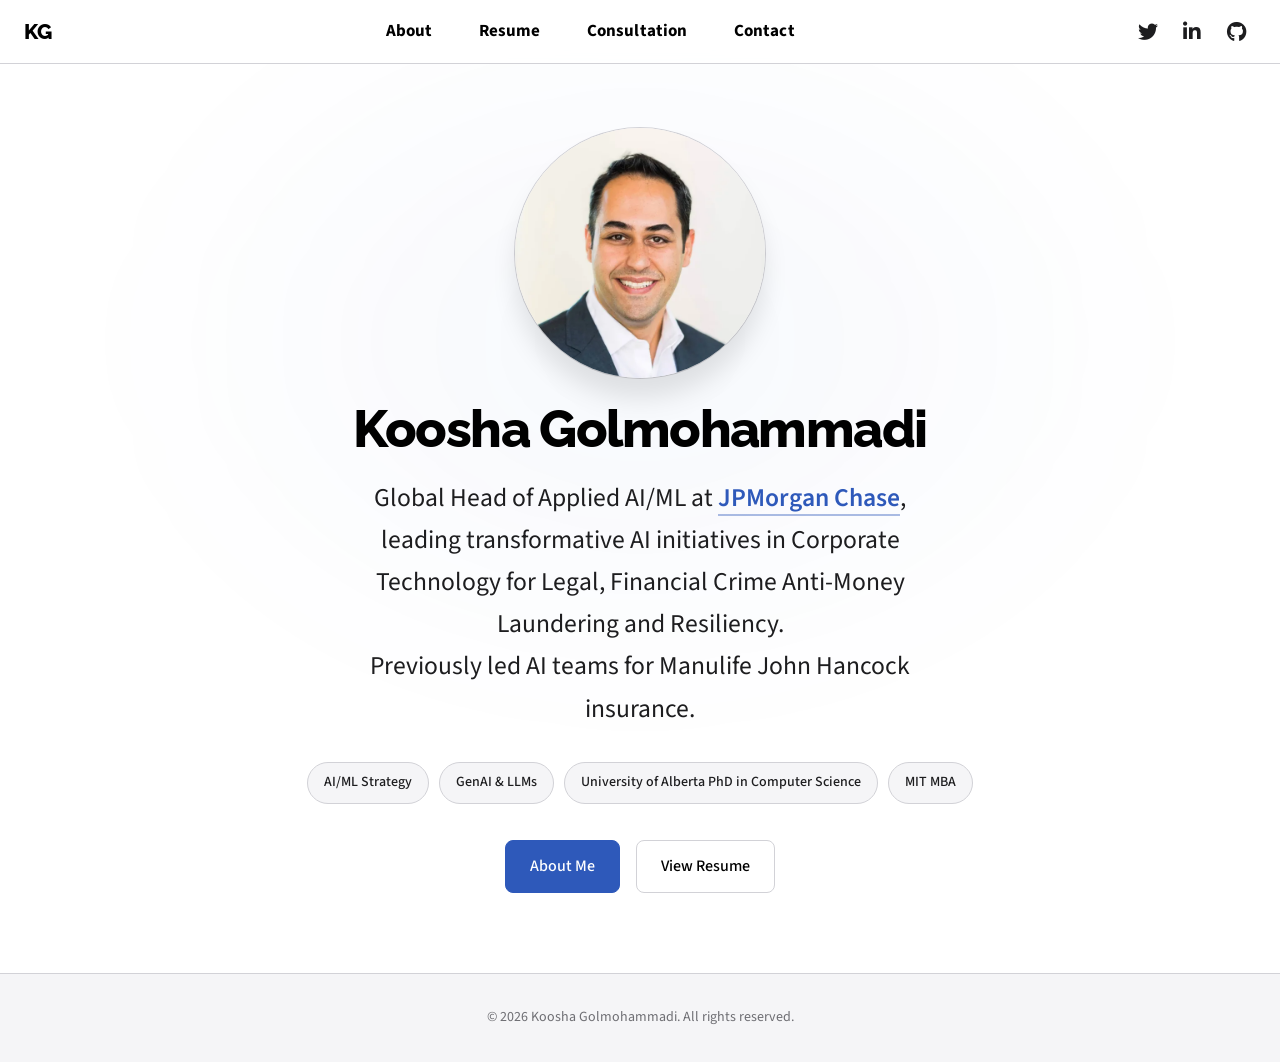
<file: index.html>
<!DOCTYPE html>
<html lang="en">
<head>
    <meta charset="UTF-8">
    <meta name="viewport" content="width=device-width, initial-scale=1.0">
    <meta name="description" content="Koosha Golmohammadi - Global Head of Applied AI/ML at JPMorgan Chase. Expert in strategic AI/ML implementation, GenAI, and organizational transformation.">
    <meta name="keywords" content="AI, Machine Learning, Data Science, Analytics, Leadership, AI Strategy, GenAI">
    <meta name="author" content="Koosha Golmohammadi">

    <title>Koosha Golmohammadi</title>
    <link rel="icon" href="/favicon.ico" sizes="16x16 32x32 48x48">
    <link rel="icon" href="/favicon.svg" type="image/svg+xml" sizes="any">
    <link rel="apple-touch-icon" href="/apple-touch-icon.png" sizes="180x180">


    <!-- Font Awesome for Icons -->
    <link rel="stylesheet" href="https://cdnjs.cloudflare.com/ajax/libs/font-awesome/6.5.1/css/all.min.css">

    <!-- Stylesheets -->
    <link rel="stylesheet" href="css/main.css">
</head>
<body>
    <!-- Header & Navigation -->
    <header class="site-header">
        <a href="index.html" class="site-logo">
            <span class="logo-text">KG</span>
        </a>

        <nav class="nav-links">
            <a href="about.html" class="nav-link">About</a>
            <a href="resume.html" class="nav-link">Resume</a>
            <a href="consultation.html" class="nav-link">Consultation</a>
            <a href="contact.html" class="nav-link">Contact</a>
        </nav>

        <div class="nav-actions">
            <div class="nav-social">
                <a href="https://twitter.com/kooshag" target="_blank" rel="noopener" class="nav-social-link" aria-label="Twitter"><i class="fab fa-twitter"></i></a>
                <a href="https://www.linkedin.com/in/kooshag/" target="_blank" rel="noopener" class="nav-social-link" aria-label="LinkedIn"><i class="fab fa-linkedin-in"></i></a>
                <a href="https://github.com/koosha" target="_blank" rel="noopener" class="nav-social-link" aria-label="GitHub"><i class="fab fa-github"></i></a>
            </div>
            <div class="hamburger-container">
                <button
                    type="button"
                    id="hamburger-button"
                    class="hamburger-button"
                    aria-label="Open navigation menu"
                    aria-expanded="false"
                    aria-controls="mobile-nav-menu">
                    <span id="hamburger-icon" class="hamburger-icon">
                        <span></span>
                        <span></span>
                        <span></span>
                    </span>
                </button>
            </div>
        </div>
    </header>

    <!-- Slide Menu Overlay -->
    <div id="slide-menu-overlay" class="slide-menu-overlay" aria-hidden="true"></div>

    <!-- Slide Menu Panel -->
    <div
        id="mobile-nav-menu"
        class="slide-menu"
        role="dialog"
        aria-modal="true"
        aria-label="Navigation menu"
        aria-hidden="true">
        <ul class="hamburger-ul">
            <li class="index-li">
                <a href="index.html">
                    <h3>Koosha Golmohammadi</h3>
                </a>
            </li>
            <li>
                <a href="about.html">
                    <h3>About</h3>
                </a>
            </li>
            <li>
                <a href="resume.html">
                    <h3>Resume</h3>
                </a>
            </li>
            <li>
                <a href="consultation.html">
                    <h3>Consultation</h3>
                </a>
            </li>
            <li>
                <a href="contact.html">
                    <h3>Contact</h3>
                </a>
            </li>
        </ul>
    </div>

    <!-- Hero Section -->
    <section class="hero">
        <div class="hero-content">
            <div class="hero-avatar">
                <img src="images/koosha-golmohammadi-headshot.webp" alt="Koosha Golmohammadi" width="600" height="600" fetchpriority="high" decoding="async">
            </div>

            <h1 class="hero-title">
                <span class="hero-name">Koosha Golmohammadi</span>
            </h1>

            <p class="hero-tagline">
                Global Head of Applied AI/ML at <a href="https://www.jpmorganchase.com/about/technology" class="hero-highlight">JPMorgan Chase</a>, leading transformative AI initiatives in Corporate Technology for Legal, Financial Crime Anti-Money Laundering and Resiliency. <br>Previously led AI teams for Manulife John Hancock insurance.
            </p>

            <div class="hero-chips">
                <span class="hero-chip">AI/ML Strategy</span>
                <span class="hero-chip">GenAI & LLMs</span>
                <span class="hero-chip">University of Alberta PhD in Computer Science</span>
                <span class="hero-chip">MIT MBA</span>
            </div>

            <div class="hero-cta">
                <a href="about.html" class="button button-primary">About Me</a>
                <a href="resume.html" class="button button-secondary">View Resume</a>
            </div>
        </div>

        <div class="hero-bg" aria-hidden="true">
            <div class="hero-gradient"></div>
        </div>
    </section>

    <!-- Footer -->
    <footer class="footer">
        <div class="container">
            <p class="footer__text">
                &copy; 2026 Koosha Golmohammadi. All rights reserved.
            </p>
        </div>
    </footer>

    <!-- Navigation Script -->
    <script src="js/navigation.js"></script>
</body>
</html>
</file>
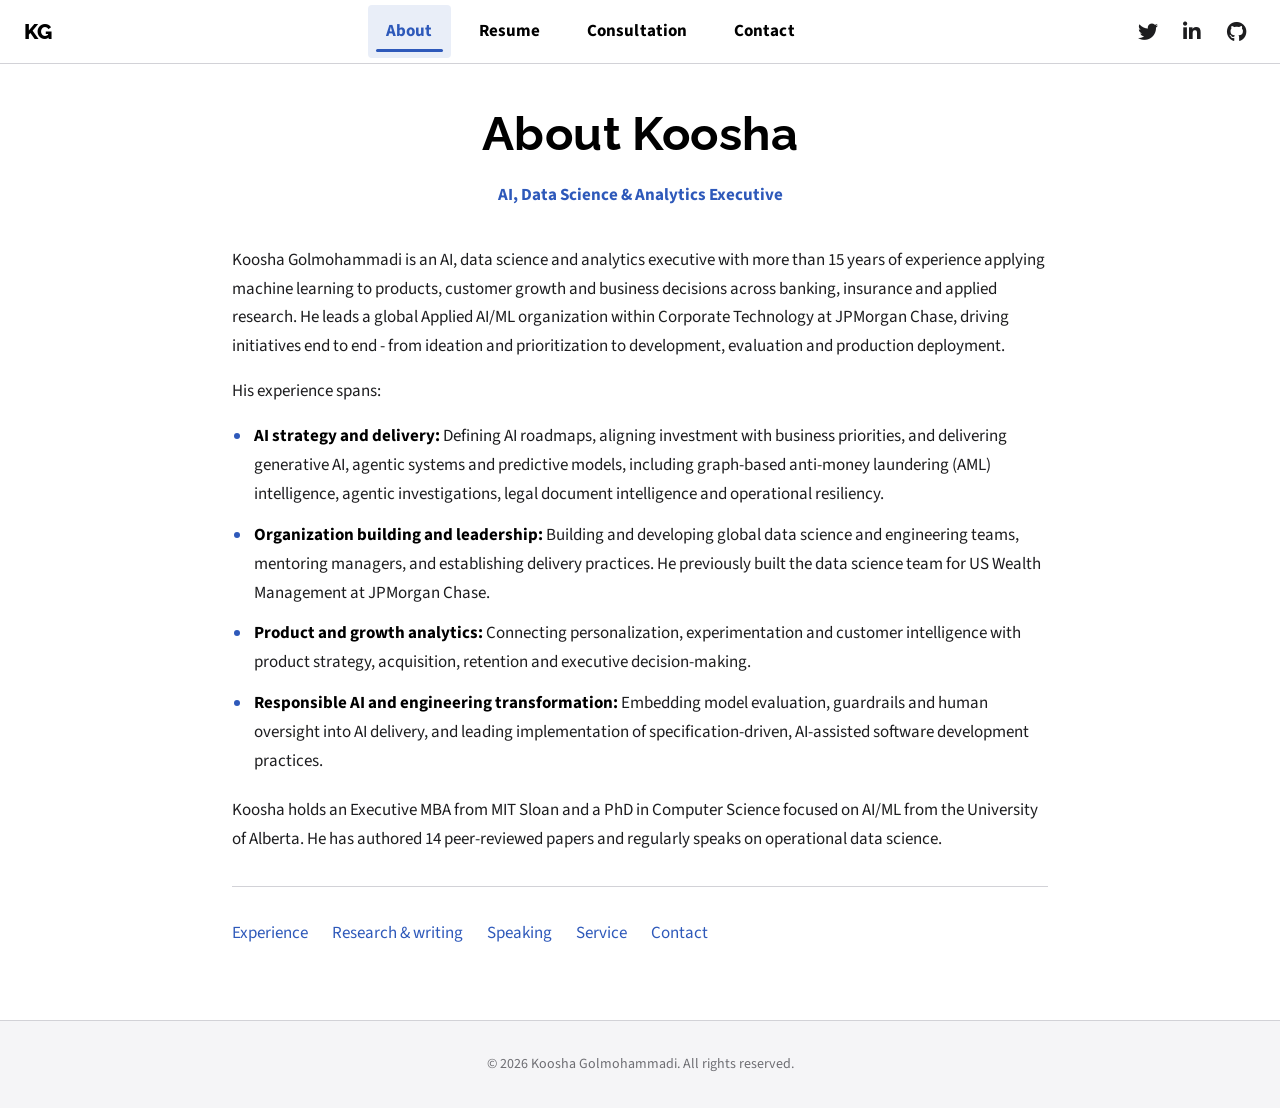
<file: about.html>
<!DOCTYPE html>
<html lang="en">
<head>
    <meta charset="UTF-8">
    <meta name="viewport" content="width=device-width, initial-scale=1.0">
    <meta name="description" content="Koosha Golmohammadi: enterprise AI leadership, product and growth analytics, organization building and responsible AI delivery across banking and insurance.">
    <meta name="author" content="Koosha Golmohammadi">
    <title>About | Koosha Golmohammadi</title>
    <link rel="icon" href="/favicon.ico" sizes="16x16 32x32 48x48">
    <link rel="icon" href="/favicon.svg" type="image/svg+xml" sizes="any">
    <link rel="apple-touch-icon" href="/apple-touch-icon.png" sizes="180x180">

    <link rel="canonical" href="https://kooshanet.com/about.html">
    <link rel="stylesheet" href="https://cdnjs.cloudflare.com/ajax/libs/font-awesome/6.5.1/css/all.min.css">
    <link rel="stylesheet" href="css/main.css">
    <link rel="stylesheet" href="css/profile.css">
</head>
<body class="profile-page">
    <a class="skip-link" href="#main-content">Skip to content</a>
    <!-- Header & Navigation -->
    <header class="site-header">
        <a href="index.html" class="site-logo">
            <span class="logo-text">KG</span>
        </a>

        <nav class="nav-links" aria-label="Main navigation">
            <a href="about.html" class="nav-link active" aria-current="page">About</a>
            <a href="resume.html" class="nav-link">Resume</a>
            <a href="consultation.html" class="nav-link">Consultation</a>
            <a href="contact.html" class="nav-link">Contact</a>
        </nav>

        <div class="nav-actions">
            <div class="nav-social">
                <a href="https://twitter.com/kooshag" target="_blank" rel="noopener" class="nav-social-link" aria-label="Twitter"><i class="fab fa-twitter"></i></a>
                <a href="https://www.linkedin.com/in/kooshag/" target="_blank" rel="noopener" class="nav-social-link" aria-label="LinkedIn"><i class="fab fa-linkedin-in"></i></a>
                <a href="https://github.com/koosha" target="_blank" rel="noopener" class="nav-social-link" aria-label="GitHub"><i class="fab fa-github"></i></a>
            </div>
            <div class="hamburger-container">
                <button
                    type="button"
                    id="hamburger-button"
                    class="hamburger-button"
                    aria-label="Open navigation menu"
                    aria-expanded="false"
                    aria-controls="mobile-nav-menu">
                    <span id="hamburger-icon" class="hamburger-icon">
                        <span></span>
                        <span></span>
                        <span></span>
                    </span>
                </button>
            </div>
        </div>
    </header>

    <!-- Slide Menu Overlay -->
    <div id="slide-menu-overlay" class="slide-menu-overlay" aria-hidden="true"></div>

    <!-- Slide Menu Panel -->
    <div
        id="mobile-nav-menu"
        class="slide-menu"
        role="dialog"
        aria-modal="true"
        aria-label="Navigation menu"
        aria-hidden="true">
        <ul class="hamburger-ul">
            <li class="index-li">
                <a href="index.html">
                    <h3>Koosha Golmohammadi</h3>
                </a>
            </li>
            <li>
                <a href="about.html">
                    <h3>About</h3>
                </a>
            </li>
            <li>
                <a href="resume.html">
                    <h3>Resume</h3>
                </a>
            </li>
            <li>
                <a href="consultation.html">
                    <h3>Consultation</h3>
                </a>
            </li>
            <li>
                <a href="contact.html">
                    <h3>Contact</h3>
                </a>
            </li>
        </ul>
    </div>

    <main id="main-content" class="profile-main profile-about">
        <header class="profile-heading"><h1>About Koosha</h1><p class="profile-positioning">AI, Data Science &amp; Analytics Executive</p></header>
<p>Koosha Golmohammadi is an AI, data science and analytics executive with more than 15 years of experience applying machine learning to products, customer growth and business decisions across banking, insurance and applied research. He leads a global Applied AI/ML organization within Corporate Technology at JPMorgan Chase, driving initiatives end to end - from ideation and prioritization to development, evaluation and production deployment.</p>
<p>His experience spans:</p>
<ul class="achievement-list">
<li><strong>AI strategy and delivery:</strong> Defining AI roadmaps, aligning investment with business priorities, and delivering generative AI, agentic systems and predictive models, including graph-based anti-money laundering (AML) intelligence, agentic investigations, legal document intelligence and operational resiliency.</li>
<li><strong>Organization building and leadership:</strong> Building and developing global data science and engineering teams, mentoring managers, and establishing delivery practices. He previously built the data science team for US Wealth Management at JPMorgan Chase.</li>
<li><strong>Product and growth analytics:</strong> Connecting personalization, experimentation and customer intelligence with product strategy, acquisition, retention and executive decision-making.</li>
<li><strong>Responsible AI and engineering transformation:</strong> Embedding model evaluation, guardrails and human oversight into AI delivery, and leading implementation of specification-driven, AI-assisted software development practices.</li>
</ul>
<p>Koosha holds an Executive MBA from MIT Sloan and a PhD in Computer Science focused on AI/ML from the University of Alberta. He has authored 14 peer-reviewed papers and regularly speaks on operational data science.</p>
        <nav class="profile-links" aria-label="Explore Koosha's work">
            <a href="resume.html#experience">Experience</a>
            <a href="resume.html#research">Research &amp; writing</a>
            <a href="resume.html#talks">Speaking</a>
            <a href="resume.html#service">Service</a>
            <a href="contact.html">Contact</a>
        </nav>
    </main>
    <!-- Footer -->
    <footer class="footer">
        <div class="container">
            <p class="footer__text">
                &copy; 2026 Koosha Golmohammadi. All rights reserved.
            </p>
        </div>
    </footer>

    <!-- Navigation Script -->
    <script src="js/navigation.js"></script>
</body>
</html>
</file>
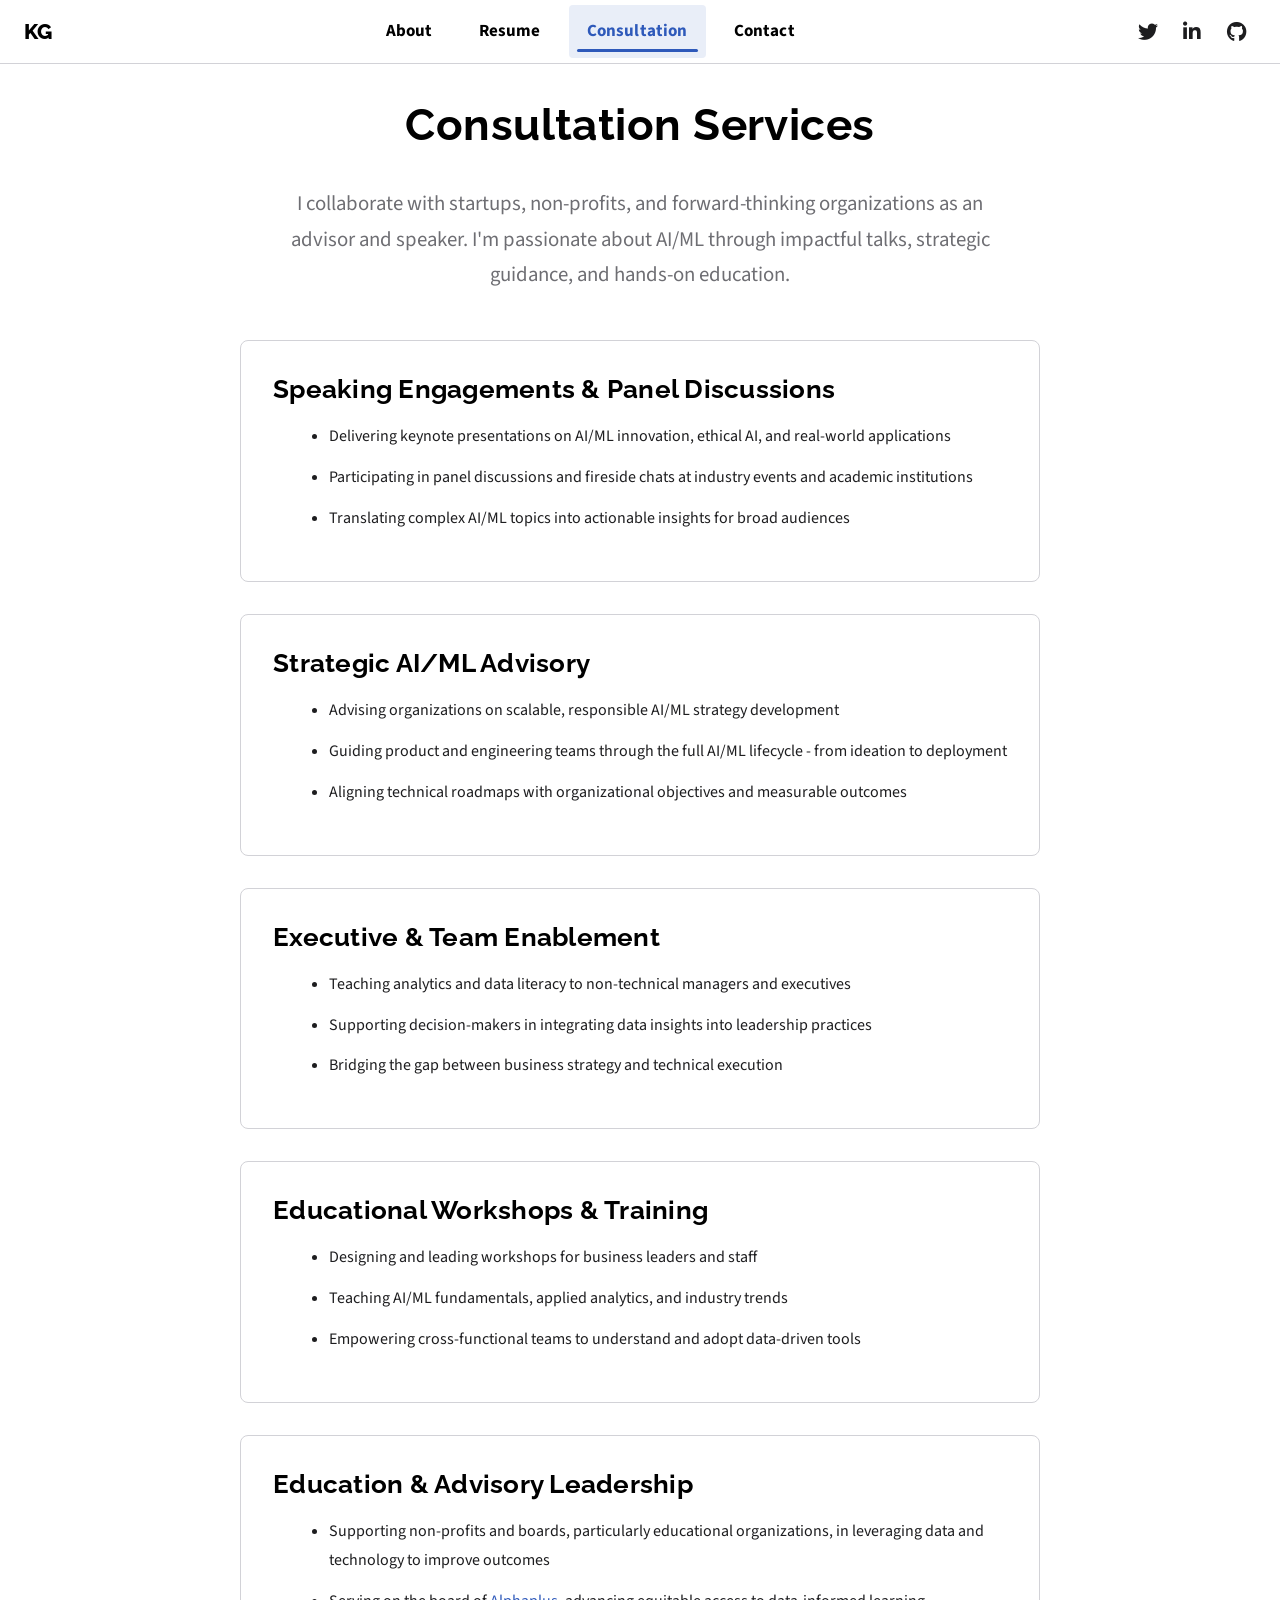
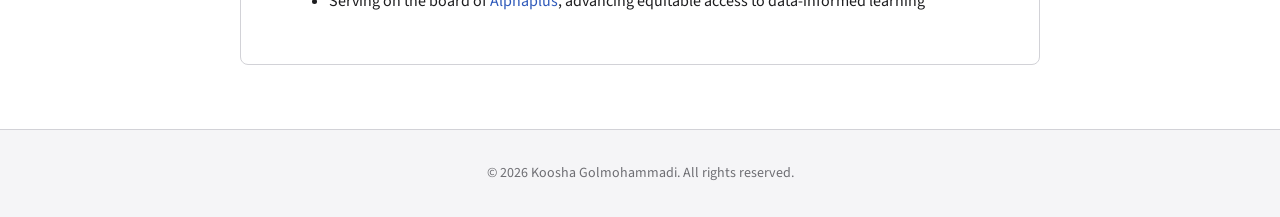
<file: consultation.html>
<!DOCTYPE html>
<html lang="en">
<head>
    <meta charset="UTF-8">
    <meta name="viewport" content="width=device-width, initial-scale=1.0">
    <meta name="description" content="Consultation services by Koosha Golmohammadi - Speaking engagements, AI/ML advisory, executive enablement, and workshops.">
    <meta name="keywords" content="AI Consulting, ML Advisory, Speaking Engagements, Workshops, Executive Training">
    <meta name="author" content="Koosha Golmohammadi">

    <title>Consultation | Koosha Golmohammadi</title>
    <link rel="icon" href="/favicon.ico" sizes="16x16 32x32 48x48">
    <link rel="icon" href="/favicon.svg" type="image/svg+xml" sizes="any">
    <link rel="apple-touch-icon" href="/apple-touch-icon.png" sizes="180x180">


    <!-- Font Awesome for Icons -->
    <link rel="stylesheet" href="https://cdnjs.cloudflare.com/ajax/libs/font-awesome/6.5.1/css/all.min.css">

    <!-- Stylesheets -->
    <link rel="stylesheet" href="css/main.css">

    <style>
        .services-grid {
            display: grid;
            gap: var(--space-xl);
            margin-top: var(--space-2xl);
        }

        .service-card {
            background-color: var(--color-bg);
            border: 1px solid var(--color-border);
            border-radius: var(--border-radius);
            padding: var(--space-xl);
            transition: all var(--duration-normal) var(--ease-out);
        }

        .service-card:hover {
            box-shadow: 0 10px 25px rgba(0, 0, 0, 0.1);
            border-color: var(--color-accent);
            transform: translateY(-4px);
        }

        .service-card h3 {
            color: var(--color-fg-bold);
            margin-bottom: var(--space-md);
        }

        .service-card ul {
            margin-left: var(--space-md);
        }

        .service-card li {
            margin-bottom: var(--space-sm);
            line-height: 1.8;
        }

        .highlight-box {
            background: linear-gradient(135deg, rgba(46, 89, 186, 0.05), rgba(80, 160, 250, 0.05));
            border-left: 4px solid var(--color-accent);
            padding: var(--space-xl);
            border-radius: var(--border-radius);
            margin: var(--space-2xl) 0;
        }
    </style>
</head>
<body>
    <!-- Header & Navigation -->
    <header class="site-header">
        <a href="index.html" class="site-logo">
            <span class="logo-text">KG</span>
        </a>

        <nav class="nav-links">
            <a href="about.html" class="nav-link">About</a>
            <a href="resume.html" class="nav-link">Resume</a>
            <a href="consultation.html" class="nav-link active">Consultation</a>
            <a href="contact.html" class="nav-link">Contact</a>
        </nav>

        <div class="nav-actions">
            <div class="nav-social">
                <a href="https://twitter.com/kooshag" target="_blank" rel="noopener" class="nav-social-link" aria-label="Twitter"><i class="fab fa-twitter"></i></a>
                <a href="https://www.linkedin.com/in/kooshag/" target="_blank" rel="noopener" class="nav-social-link" aria-label="LinkedIn"><i class="fab fa-linkedin-in"></i></a>
                <a href="https://github.com/koosha" target="_blank" rel="noopener" class="nav-social-link" aria-label="GitHub"><i class="fab fa-github"></i></a>
            </div>
            <div class="hamburger-container">
                <button
                    type="button"
                    id="hamburger-button"
                    class="hamburger-button"
                    aria-label="Open navigation menu"
                    aria-expanded="false"
                    aria-controls="mobile-nav-menu">
                    <span id="hamburger-icon" class="hamburger-icon">
                        <span></span>
                        <span></span>
                        <span></span>
                    </span>
                </button>
            </div>
        </div>
    </header>

    <!-- Slide Menu Overlay -->
    <div id="slide-menu-overlay" class="slide-menu-overlay" aria-hidden="true"></div>

    <!-- Slide Menu Panel -->
    <div
        id="mobile-nav-menu"
        class="slide-menu"
        role="dialog"
        aria-modal="true"
        aria-label="Navigation menu"
        aria-hidden="true">
        <ul class="hamburger-ul">
            <li class="index-li">
                <a href="index.html">
                    <h3>Koosha Golmohammadi</h3>
                </a>
            </li>
            <li>
                <a href="about.html">
                    <h3>About</h3>
                </a>
            </li>
            <li>
                <a href="resume.html">
                    <h3>Resume</h3>
                </a>
            </li>
            <li>
                <a href="consultation.html">
                    <h3>Consultation</h3>
                </a>
            </li>
            <li>
                <a href="contact.html">
                    <h3>Contact</h3>
                </a>
            </li>
        </ul>
    </div>

    <!-- Main Content -->
    <main style="padding-top: calc(var(--header-height) + 2rem); padding-bottom: var(--space-3xl);">
        <div class="container">
            <div class="content">
                <!-- Header -->
                <div class="text-center mb-xl">
                    <h1>Consultation Services</h1>
                    <p style="color: var(--color-fg-light); max-width: 700px; margin: var(--space-md) auto 0; font-size: var(--text-lg);">
                        I collaborate with startups, non-profits, and forward-thinking organizations as an advisor and speaker. I'm passionate about AI/ML through impactful talks, strategic guidance, and hands-on education.
                    </p>
                </div>

                <!-- Services Grid -->
                <div class="services-grid">
                    <!-- Speaking Engagements -->
                    <div class="service-card">
                        <h3>Speaking Engagements & Panel Discussions</h3>
                        <ul>
                            <li>Delivering keynote presentations on AI/ML innovation, ethical AI, and real-world applications</li>
                            <li>Participating in panel discussions and fireside chats at industry events and academic institutions</li>
                            <li>Translating complex AI/ML topics into actionable insights for broad audiences</li>
                        </ul>
                    </div>

                    <!-- Strategic Advisory -->
                    <div class="service-card">
                        <h3>Strategic AI/ML Advisory</h3>
                        <ul>
                            <li>Advising organizations on scalable, responsible AI/ML strategy development</li>
                            <li>Guiding product and engineering teams through the full AI/ML lifecycle - from ideation to deployment</li>
                            <li>Aligning technical roadmaps with organizational objectives and measurable outcomes</li>
                        </ul>
                    </div>

                    <!-- Executive Enablement -->
                    <div class="service-card">
                        <h3>Executive & Team Enablement</h3>
                        <ul>
                            <li>Teaching analytics and data literacy to non-technical managers and executives</li>
                            <li>Supporting decision-makers in integrating data insights into leadership practices</li>
                            <li>Bridging the gap between business strategy and technical execution</li>
                        </ul>
                    </div>

                    <!-- Educational Workshops -->
                    <div class="service-card">
                        <h3>Educational Workshops & Training</h3>
                        <ul>
                            <li>Designing and leading workshops for business leaders and staff</li>
                            <li>Teaching AI/ML fundamentals, applied analytics, and industry trends</li>
                            <li>Empowering cross-functional teams to understand and adopt data-driven tools</li>
                        </ul>
                    </div>

                    <!-- Education & Advisory Leadership -->
                    <div class="service-card">
                        <h3>Education & Advisory Leadership</h3>
                        <ul>
                            <li>Supporting non-profits and boards, particularly educational organizations, in leveraging data and technology to improve outcomes</li>
                            <li>Serving on the board of <a href="https://alphaplus.ca/" target="_blank" rel="noopener">Alphaplus</a>, advancing equitable access to data-informed learning</li>
                        </ul>
                    </div>
                </div>
            </div>
        </div>
    </main>

    <!-- Footer -->
    <footer class="footer">
        <div class="container">
            <p class="footer__text">
                &copy; 2026 Koosha Golmohammadi. All rights reserved.
            </p>
        </div>
    </footer>

    <!-- Navigation Script -->
    <script src="js/navigation.js"></script>
</body>
</html>
</file>
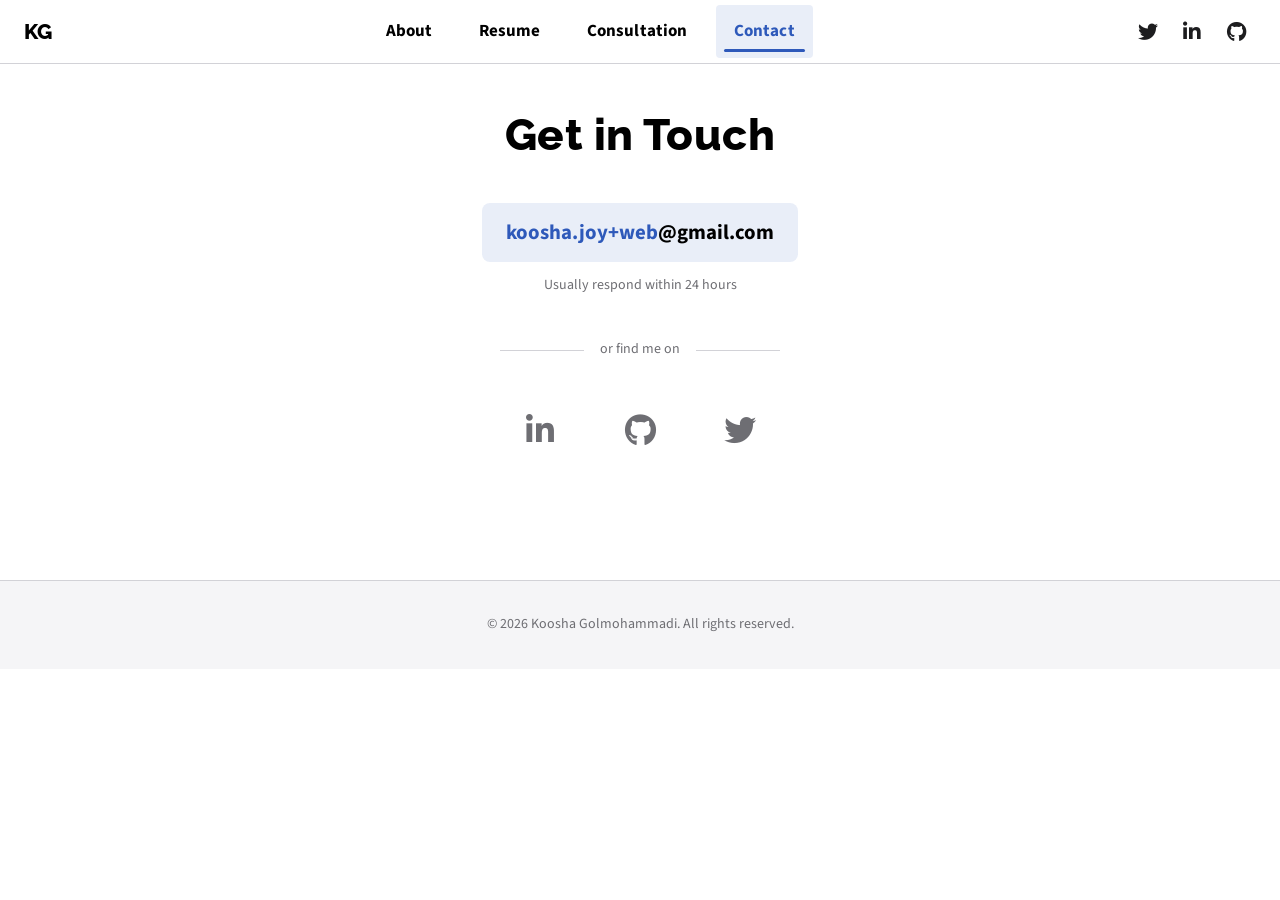
<file: contact.html>
<!DOCTYPE html>
<html lang="en">
<head>
    <meta charset="UTF-8">
    <meta name="viewport" content="width=device-width, initial-scale=1.0">
    <meta name="description" content="Contact Koosha Golmohammadi for speaking engagements, advisory opportunities, and collaboration.">
    <meta name="keywords" content="Contact, Email, Collaboration, Speaking, Advisory">
    <meta name="author" content="Koosha Golmohammadi">

    <title>Contact | Koosha Golmohammadi</title>
    <link rel="icon" href="/favicon.ico" sizes="16x16 32x32 48x48">
    <link rel="icon" href="/favicon.svg" type="image/svg+xml" sizes="any">
    <link rel="apple-touch-icon" href="/apple-touch-icon.png" sizes="180x180">


    <!-- Font Awesome for Icons -->
    <link rel="stylesheet" href="https://cdnjs.cloudflare.com/ajax/libs/font-awesome/6.5.1/css/all.min.css">

    <!-- Stylesheets -->
    <link rel="stylesheet" href="css/main.css">
</head>
<body>
    <!-- Header & Navigation -->
    <header class="site-header">
        <a href="index.html" class="site-logo">
            <span class="logo-text">KG</span>
        </a>

        <nav class="nav-links">
            <a href="about.html" class="nav-link">About</a>
            <a href="resume.html" class="nav-link">Resume</a>
            <a href="consultation.html" class="nav-link">Consultation</a>
            <a href="contact.html" class="nav-link active">Contact</a>
        </nav>

        <div class="nav-actions">
            <div class="nav-social">
                <a href="https://twitter.com/kooshag" target="_blank" rel="noopener" class="nav-social-link" aria-label="Twitter"><i class="fab fa-twitter"></i></a>
                <a href="https://www.linkedin.com/in/kooshag/" target="_blank" rel="noopener" class="nav-social-link" aria-label="LinkedIn"><i class="fab fa-linkedin-in"></i></a>
                <a href="https://github.com/koosha" target="_blank" rel="noopener" class="nav-social-link" aria-label="GitHub"><i class="fab fa-github"></i></a>
            </div>
            <div class="hamburger-container">
                <button
                    type="button"
                    id="hamburger-button"
                    class="hamburger-button"
                    aria-label="Open navigation menu"
                    aria-expanded="false"
                    aria-controls="mobile-nav-menu">
                    <span id="hamburger-icon" class="hamburger-icon">
                        <span></span>
                        <span></span>
                        <span></span>
                    </span>
                </button>
            </div>
        </div>
    </header>

    <!-- Slide Menu Overlay -->
    <div id="slide-menu-overlay" class="slide-menu-overlay" aria-hidden="true"></div>

    <!-- Slide Menu Panel -->
    <div
        id="mobile-nav-menu"
        class="slide-menu"
        role="dialog"
        aria-modal="true"
        aria-label="Navigation menu"
        aria-hidden="true">
        <ul class="hamburger-ul">
            <li class="index-li">
                <a href="index.html">
                    <h3>Koosha Golmohammadi</h3>
                </a>
            </li>
            <li>
                <a href="about.html">
                    <h3>About</h3>
                </a>
            </li>
            <li>
                <a href="resume.html">
                    <h3>Resume</h3>
                </a>
            </li>
            <li>
                <a href="consultation.html">
                    <h3>Consultation</h3>
                </a>
            </li>
            <li>
                <a href="contact.html">
                    <h3>Contact</h3>
                </a>
            </li>
        </ul>
    </div>

    <!-- Main Content -->
    <main class="contact-page">
        <header class="contact-header">
            <h1 class="page-title">Get in Touch</h1>
        </header>

        <div class="contact-content">
            <div class="contact-email-block">
                <div class="contact-email-container">
                    <a href="mailto:koosha.joy+web@gmail.com" class="contact-email-link">
                        <span class="contact-email-prefix">koosha.joy+web</span><span class="contact-email-domain">@gmail.com</span>
                    </a>
                </div>
                <p class="contact-hint">Usually respond within 24 hours</p>
            </div>

            <div class="contact-divider">
                <span>or find me on</span>
            </div>

            <ul class="icons" style="display: flex; justify-content: center; gap: 0.75rem; list-style: none; padding: 0; margin: 0;">
                <li style="padding: 0;">
                    <a href="https://www.linkedin.com/in/kooshag/" target="_blank" rel="noopener" aria-label="LinkedIn" title="LinkedIn">
                        <i class="fab fa-linkedin-in"></i>
                    </a>
                </li>
                <li style="padding: 0;">
                    <a href="https://github.com/koosha" target="_blank" rel="noopener" aria-label="GitHub" title="GitHub">
                        <i class="fab fa-github"></i>
                    </a>
                </li>
                <li style="padding: 0;">
                    <a href="https://twitter.com/kooshag" target="_blank" rel="noopener" aria-label="Twitter" title="Twitter">
                        <i class="fab fa-twitter"></i>
                    </a>
                </li>
            </ul>
        </div>
    </main>

    <!-- Footer -->
    <footer class="footer">
        <div class="container">
            <p class="footer__text">
                &copy; 2026 Koosha Golmohammadi. All rights reserved.
            </p>
        </div>
    </footer>

    <!-- Navigation Script -->
    <script src="js/navigation.js"></script>
</body>
</html>
</file>
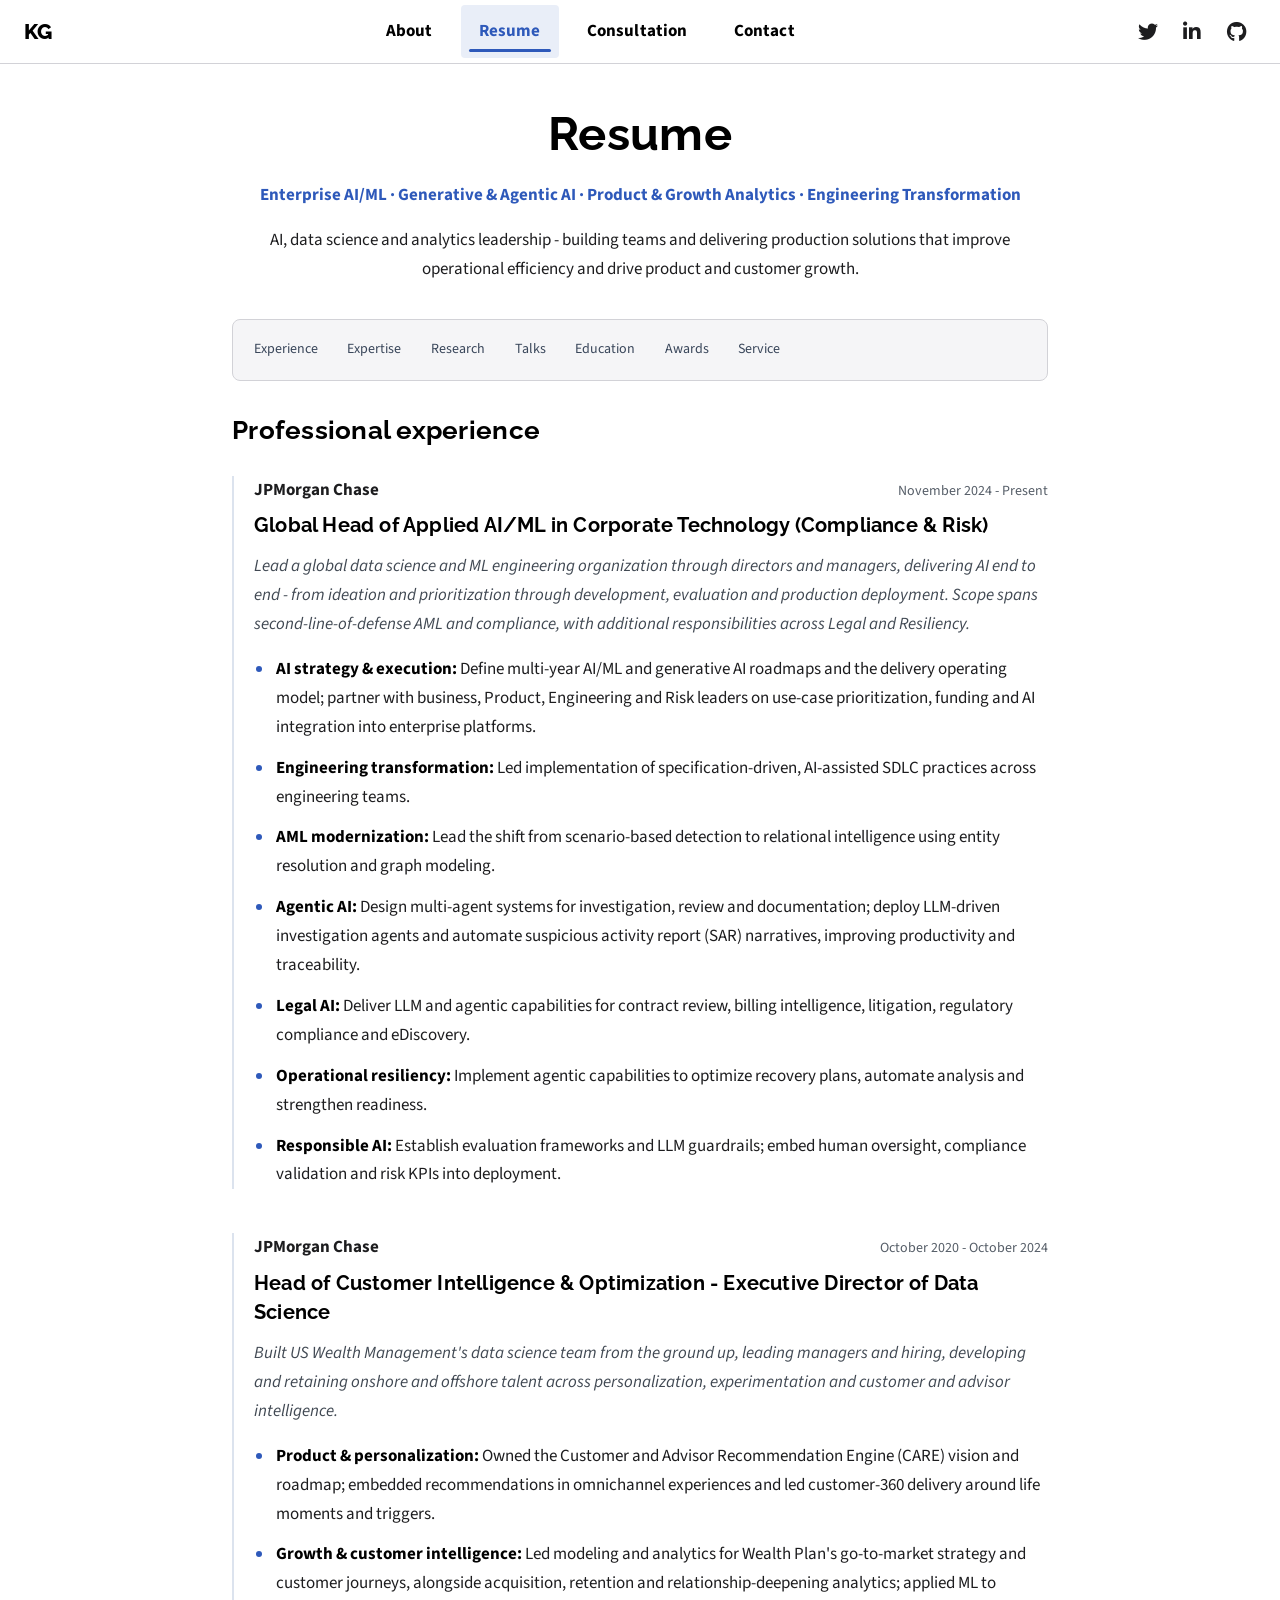
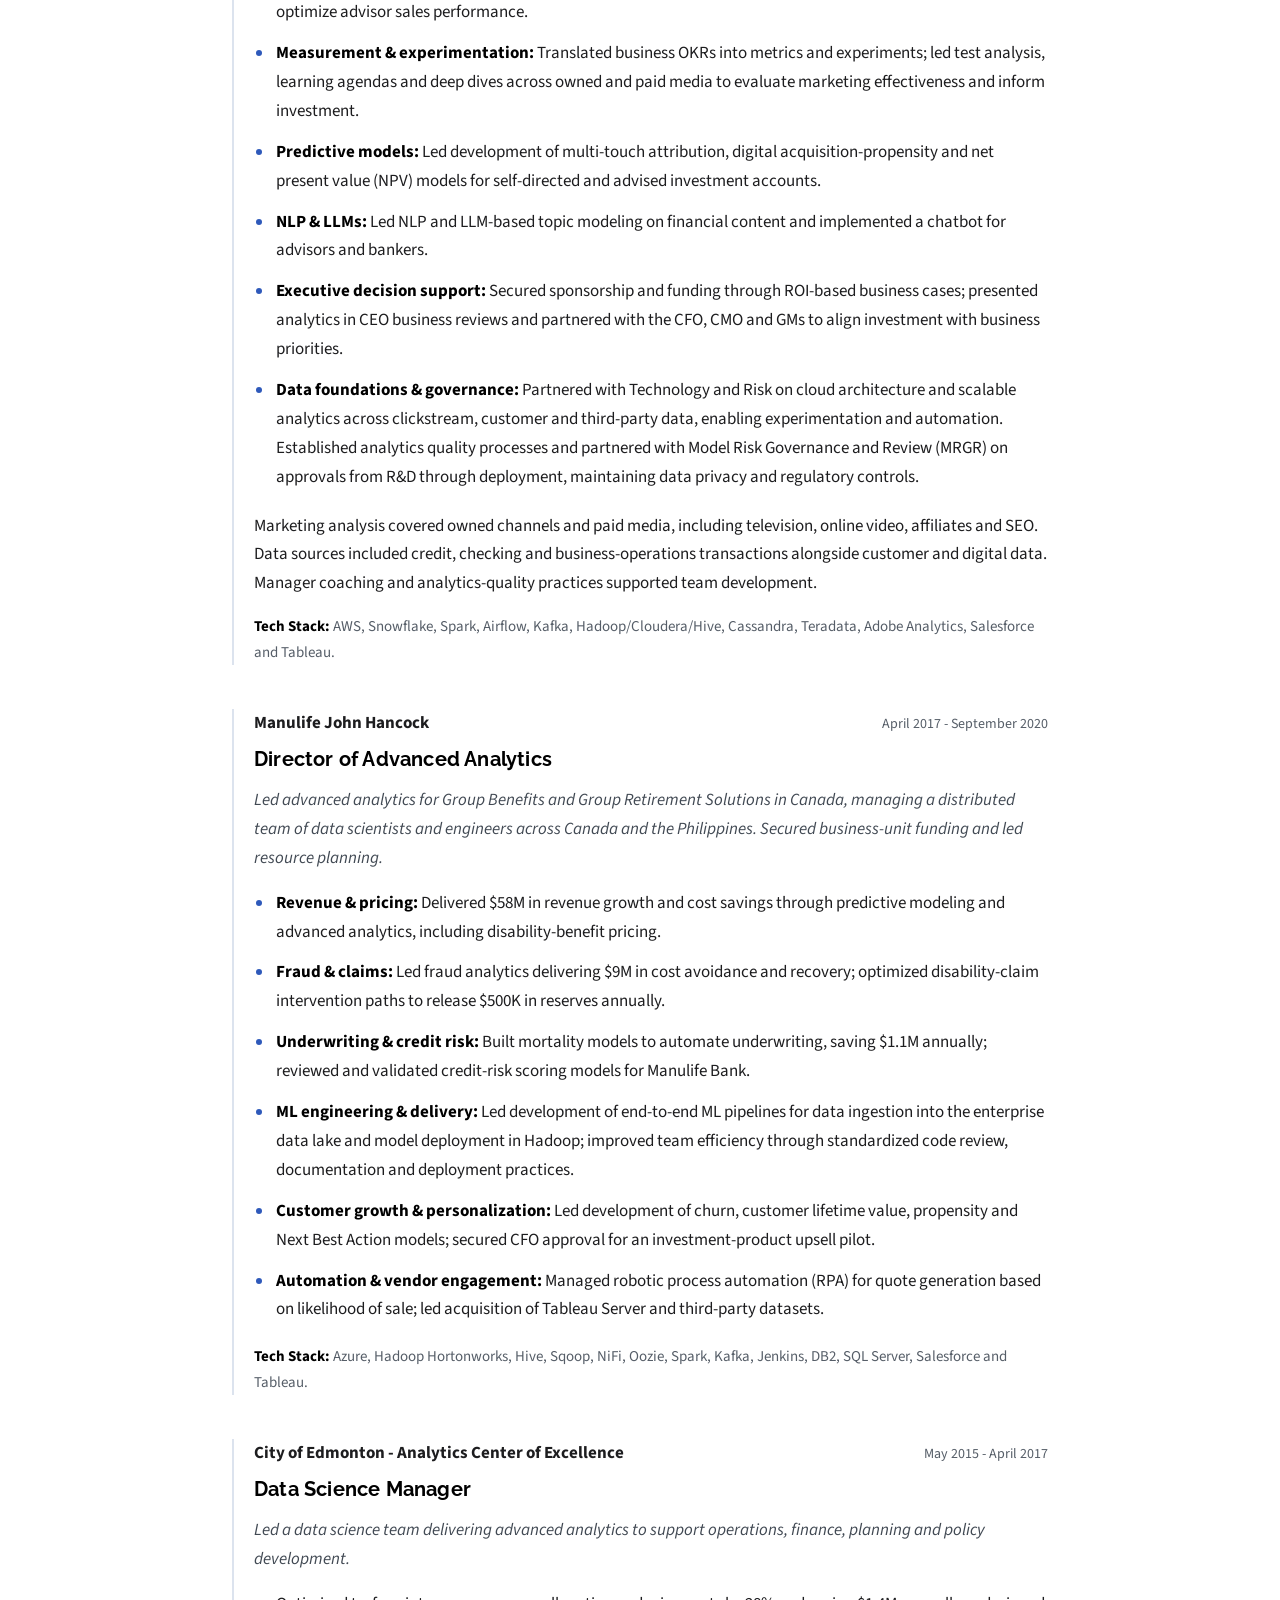
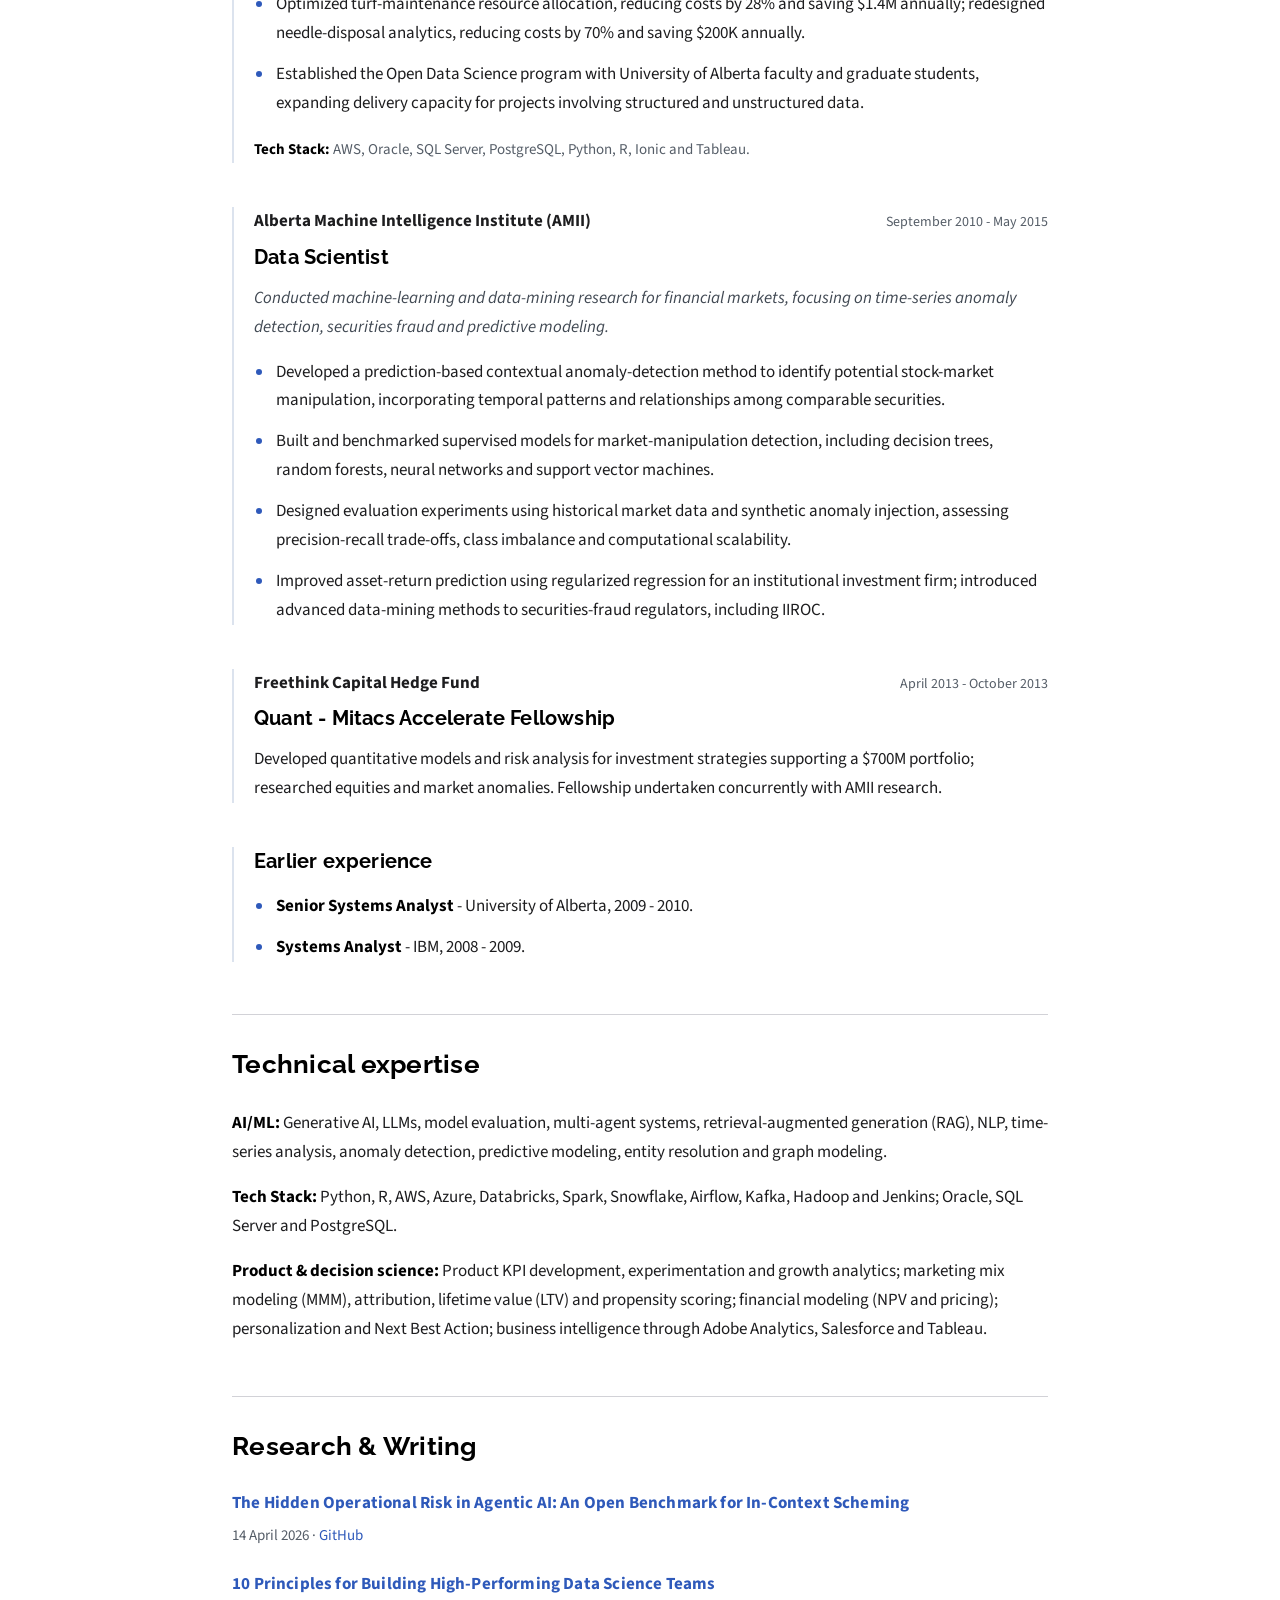
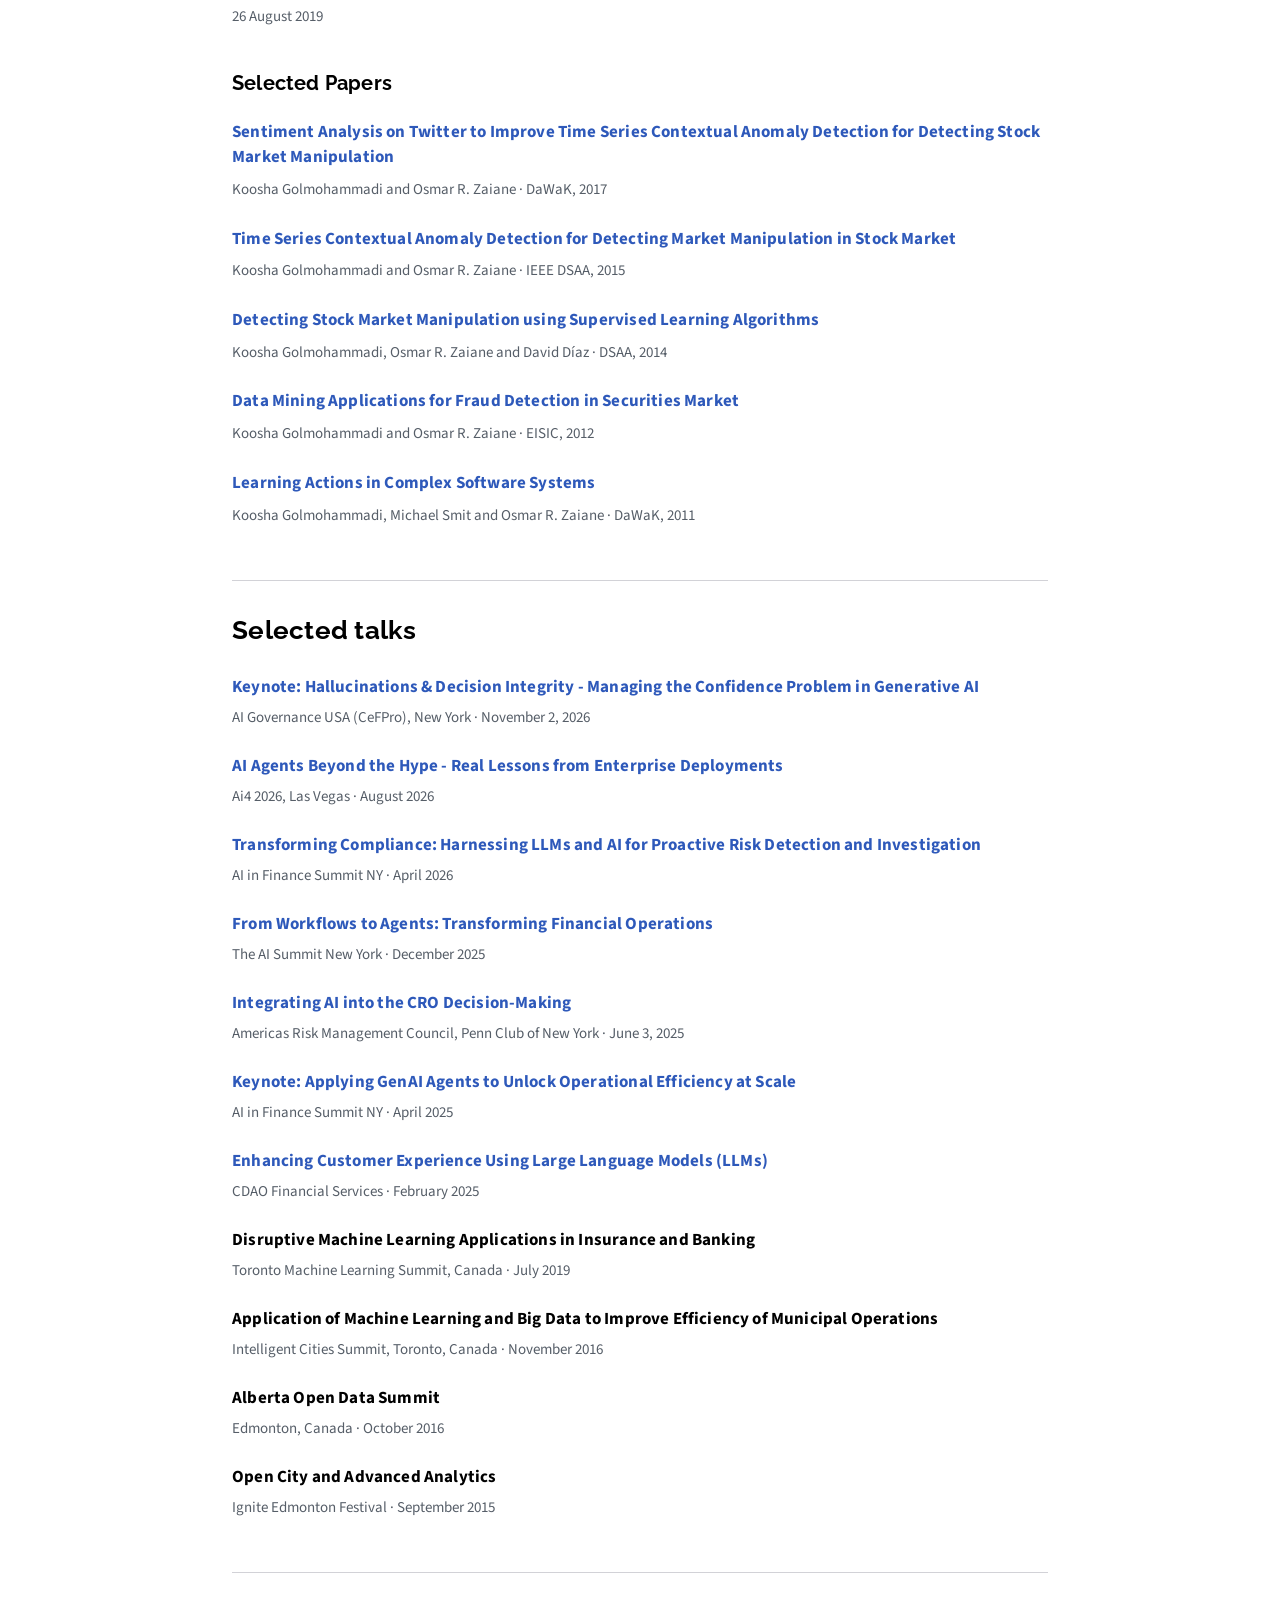
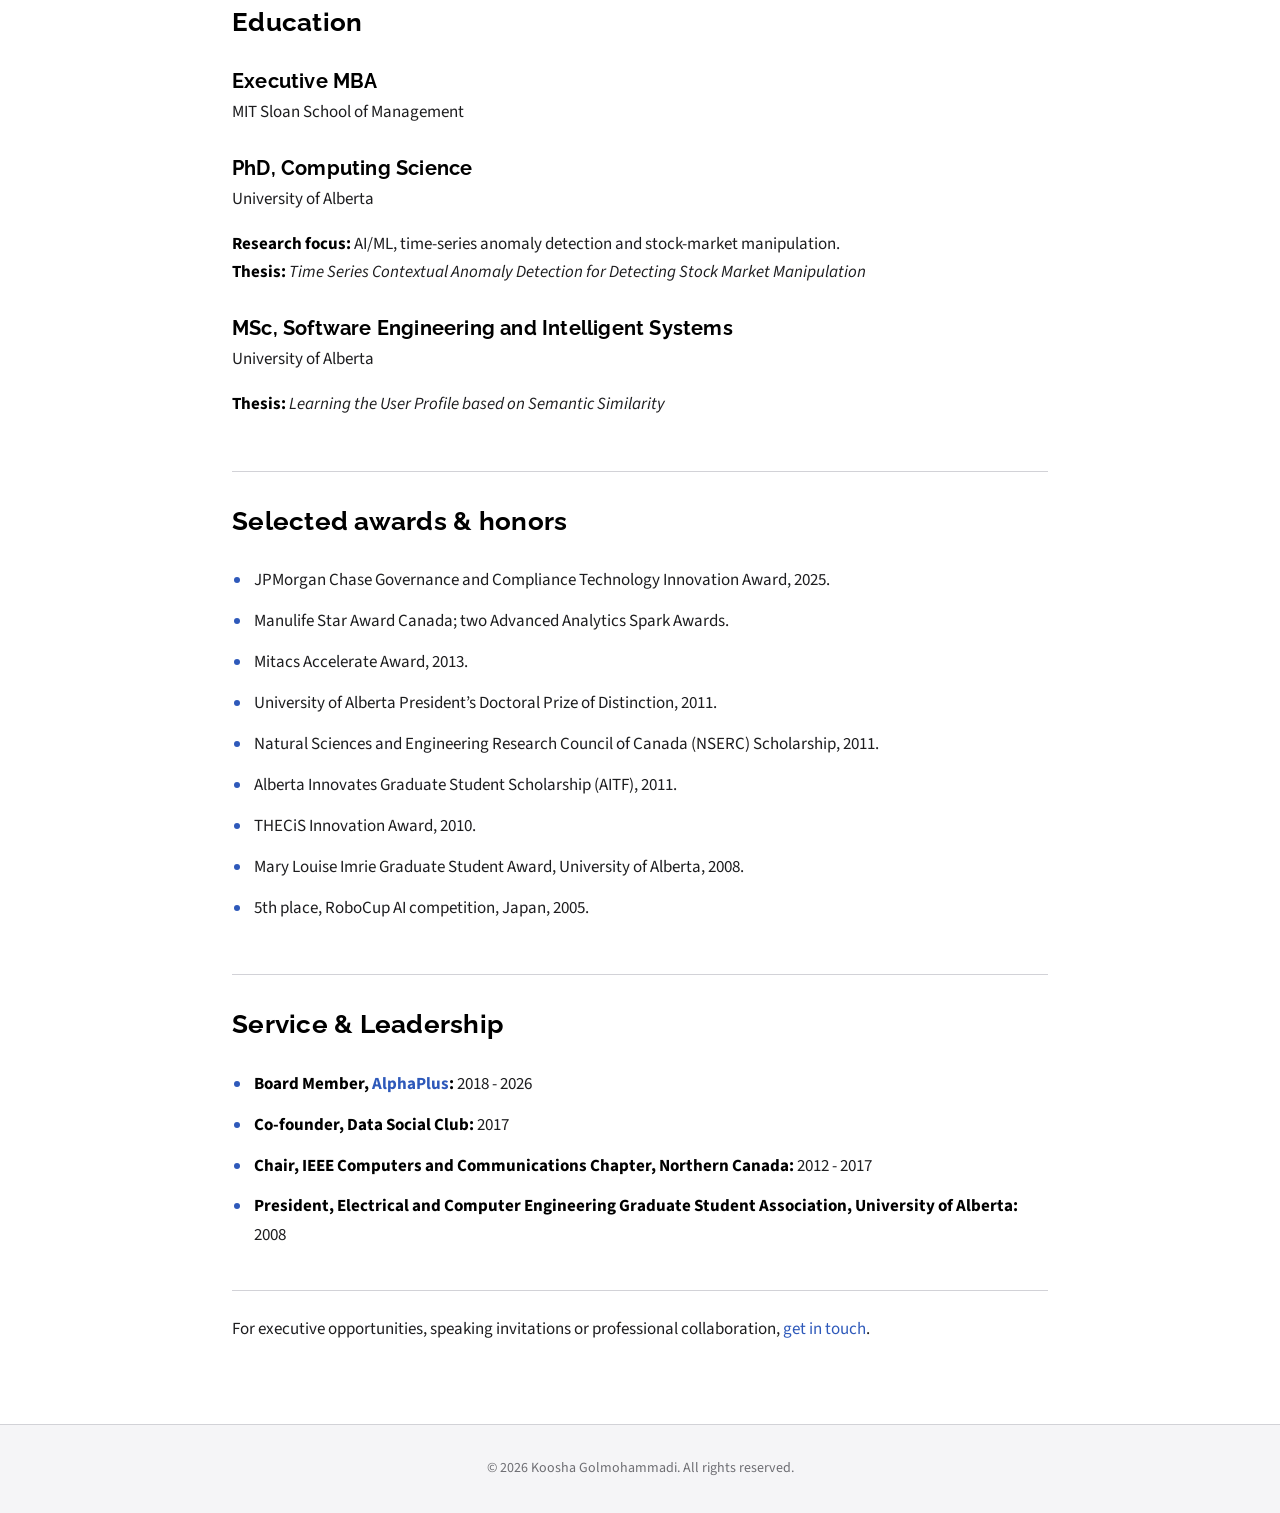
<file: resume.html>
<!DOCTYPE html>
<html lang="en">
<head>
    <meta charset="UTF-8">
    <meta name="viewport" content="width=device-width, initial-scale=1.0">
    <meta name="description" content="Koosha Golmohammadi: AI and data-science leadership, career accomplishments, technical experience, academic research, speaking and education.">
    <meta name="author" content="Koosha Golmohammadi">
    <title>Resume | Koosha Golmohammadi</title>
    <link rel="icon" href="/favicon.ico" sizes="16x16 32x32 48x48">
    <link rel="icon" href="/favicon.svg" type="image/svg+xml" sizes="any">
    <link rel="apple-touch-icon" href="/apple-touch-icon.png" sizes="180x180">

    <link rel="canonical" href="https://kooshanet.com/resume.html">
    <link rel="stylesheet" href="https://cdnjs.cloudflare.com/ajax/libs/font-awesome/6.5.1/css/all.min.css">
    <link rel="stylesheet" href="css/main.css">
    <link rel="stylesheet" href="css/profile.css">
</head>
<body class="profile-page">
    <a class="skip-link" href="#main-content">Skip to content</a>
    <!-- Header & Navigation -->
    <header class="site-header">
        <a href="index.html" class="site-logo">
            <span class="logo-text">KG</span>
        </a>

        <nav class="nav-links" aria-label="Main navigation">
            <a href="about.html" class="nav-link">About</a>
            <a href="resume.html" class="nav-link active" aria-current="page">Resume</a>
            <a href="consultation.html" class="nav-link">Consultation</a>
            <a href="contact.html" class="nav-link">Contact</a>
        </nav>

        <div class="nav-actions">
            <div class="nav-social">
                <a href="https://twitter.com/kooshag" target="_blank" rel="noopener" class="nav-social-link" aria-label="Twitter"><i class="fab fa-twitter"></i></a>
                <a href="https://www.linkedin.com/in/kooshag/" target="_blank" rel="noopener" class="nav-social-link" aria-label="LinkedIn"><i class="fab fa-linkedin-in"></i></a>
                <a href="https://github.com/koosha" target="_blank" rel="noopener" class="nav-social-link" aria-label="GitHub"><i class="fab fa-github"></i></a>
            </div>
            <div class="hamburger-container">
                <button
                    type="button"
                    id="hamburger-button"
                    class="hamburger-button"
                    aria-label="Open navigation menu"
                    aria-expanded="false"
                    aria-controls="mobile-nav-menu">
                    <span id="hamburger-icon" class="hamburger-icon">
                        <span></span>
                        <span></span>
                        <span></span>
                    </span>
                </button>
            </div>
        </div>
    </header>

    <!-- Slide Menu Overlay -->
    <div id="slide-menu-overlay" class="slide-menu-overlay" aria-hidden="true"></div>

    <!-- Slide Menu Panel -->
    <div
        id="mobile-nav-menu"
        class="slide-menu"
        role="dialog"
        aria-modal="true"
        aria-label="Navigation menu"
        aria-hidden="true">
        <ul class="hamburger-ul">
            <li class="index-li">
                <a href="index.html">
                    <h3>Koosha Golmohammadi</h3>
                </a>
            </li>
            <li>
                <a href="about.html">
                    <h3>About</h3>
                </a>
            </li>
            <li>
                <a href="resume.html">
                    <h3>Resume</h3>
                </a>
            </li>
            <li>
                <a href="consultation.html">
                    <h3>Consultation</h3>
                </a>
            </li>
            <li>
                <a href="contact.html">
                    <h3>Contact</h3>
                </a>
            </li>
        </ul>
    </div>

    <main id="main-content" class="profile-main">
<header class="profile-heading">
<h1>Resume</h1>
<p class="profile-positioning">Enterprise AI/ML · Generative &amp; Agentic AI · Product &amp; Growth Analytics · Engineering Transformation</p>
<p>AI, data science and analytics leadership - building teams and delivering production solutions that improve operational efficiency and drive product and customer growth.</p>
</header>
<nav class="profile-nav" aria-label="Resume sections">
<a href="#experience">Experience</a><a href="#focus">Expertise</a><a href="#research">Research</a><a href="#talks">Talks</a><a href="#education">Education</a><a href="#awards">Awards</a><a href="#service">Service</a>
</nav>
<section class="profile-section" id="experience">
<span id="impact" class="anchor-alias" aria-hidden="true"></span>
<h2>Professional experience</h2>
<article class="career-entry" id="jpmorgan-applied-ai">
<div class="career-meta"><p class="employer">JPMorgan Chase</p><p class="career-dates">November 2024 - Present</p></div>
<h3>Global Head of Applied AI/ML in Corporate Technology (Compliance &amp; Risk)</h3>
<p class="role-scope"><em>Lead a global data science and ML engineering organization through directors and managers, delivering AI end to end - from ideation and prioritization through development, evaluation and production deployment. Scope spans second-line-of-defense AML and compliance, with additional responsibilities across Legal and Resiliency.</em></p>
<ul class="achievement-list">
<li><strong>AI strategy &amp; execution:</strong> Define multi-year AI/ML and generative AI roadmaps and the delivery operating model; partner with business, Product, Engineering and Risk leaders on use-case prioritization, funding and AI integration into enterprise platforms.</li>
<li><strong>Engineering transformation:</strong> Led implementation of specification-driven, AI-assisted SDLC practices across engineering teams.</li>
<li><strong>AML modernization:</strong> Lead the shift from scenario-based detection to relational intelligence using entity resolution and graph modeling.</li>
<li><strong>Agentic AI:</strong> Design multi-agent systems for investigation, review and documentation; deploy LLM-driven investigation agents and automate suspicious activity report (SAR) narratives, improving productivity and traceability.</li>
<li><strong>Legal AI:</strong> Deliver LLM and agentic capabilities for contract review, billing intelligence, litigation, regulatory compliance and eDiscovery.</li>
<li><strong>Operational resiliency:</strong> Implement agentic capabilities to optimize recovery plans, automate analysis and strengthen readiness.</li>
<li><strong>Responsible AI:</strong> Establish evaluation frameworks and LLM guardrails; embed human oversight, compliance validation and risk KPIs into deployment.</li>
</ul>
</article>
<article class="career-entry" id="jpmorgan-wealth">
<div class="career-meta"><p class="employer">JPMorgan Chase</p><p class="career-dates">October 2020 - October 2024</p></div>
<h3>Head of Customer Intelligence &amp; Optimization - Executive Director of Data Science</h3>
<p class="role-scope"><em>Built US Wealth Management's data science team from the ground up, leading managers and hiring, developing and retaining onshore and offshore talent across personalization, experimentation and customer and advisor intelligence.</em></p>
<ul class="achievement-list">
<li><strong>Product &amp; personalization:</strong> Owned the Customer and Advisor Recommendation Engine (CARE) vision and roadmap; embedded recommendations in omnichannel experiences and led customer-360 delivery around life moments and triggers.</li>
<li><strong>Growth &amp; customer intelligence:</strong> Led modeling and analytics for Wealth Plan's go-to-market strategy and customer journeys, alongside acquisition, retention and relationship-deepening analytics; applied ML to optimize advisor sales performance.</li>
<li><strong>Measurement &amp; experimentation:</strong> Translated business OKRs into metrics and experiments; led test analysis, learning agendas and deep dives across owned and paid media to evaluate marketing effectiveness and inform investment.</li>
<li><strong>Predictive models:</strong> Led development of multi-touch attribution, digital acquisition-propensity and net present value (NPV) models for self-directed and advised investment accounts.</li>
<li><strong>NLP &amp; LLMs:</strong> Led NLP and LLM-based topic modeling on financial content and implemented a chatbot for advisors and bankers.</li>
<li><strong>Executive decision support:</strong> Secured sponsorship and funding through ROI-based business cases; presented analytics in CEO business reviews and partnered with the CFO, CMO and GMs to align investment with business priorities.</li>
<li><strong>Data foundations &amp; governance:</strong> Partnered with Technology and Risk on cloud architecture and scalable analytics across clickstream, customer and third-party data, enabling experimentation and automation. Established analytics quality processes and partnered with Model Risk Governance and Review (MRGR) on approvals from R&amp;D through deployment, maintaining data privacy and regulatory controls.</li>
</ul>
<p>Marketing analysis covered owned channels and paid media, including television, online video, affiliates and SEO. Data sources included credit, checking and business-operations transactions alongside customer and digital data. Manager coaching and analytics-quality practices supported team development.</p><p class="tech-stack"><strong>Tech Stack:</strong> AWS, Snowflake, Spark, Airflow, Kafka, Hadoop/Cloudera/Hive, Cassandra, Teradata, Adobe Analytics, Salesforce and Tableau.</p>
</article>
<article class="career-entry" id="manulife">
<div class="career-meta"><p class="employer">Manulife John Hancock</p><p class="career-dates">April 2017 - September 2020</p></div>
<h3>Director of Advanced Analytics</h3>
<p class="role-scope"><em>Led advanced analytics for Group Benefits and Group Retirement Solutions in Canada, managing a distributed team of data scientists and engineers across Canada and the Philippines. Secured business-unit funding and led resource planning.</em></p>
<ul class="achievement-list">
<li><strong>Revenue &amp; pricing:</strong> Delivered $58M in revenue growth and cost savings through predictive modeling and advanced analytics, including disability-benefit pricing.</li>
<li><strong>Fraud &amp; claims:</strong> Led fraud analytics delivering $9M in cost avoidance and recovery; optimized disability-claim intervention paths to release $500K in reserves annually.</li>
<li><strong>Underwriting &amp; credit risk:</strong> Built mortality models to automate underwriting, saving $1.1M annually; reviewed and validated credit-risk scoring models for Manulife Bank.</li>
<li><strong>ML engineering &amp; delivery:</strong> Led development of end-to-end ML pipelines for data ingestion into the enterprise data lake and model deployment in Hadoop; improved team efficiency through standardized code review, documentation and deployment practices.</li>
<li><strong>Customer growth &amp; personalization:</strong> Led development of churn, customer lifetime value, propensity and Next Best Action models; secured CFO approval for an investment-product upsell pilot.</li>
<li><strong>Automation &amp; vendor engagement:</strong> Managed robotic process automation (RPA) for quote generation based on likelihood of sale; led acquisition of Tableau Server and third-party datasets.</li>
</ul>
<p class="tech-stack"><strong>Tech Stack:</strong> Azure, Hadoop Hortonworks, Hive, Sqoop, NiFi, Oozie, Spark, Kafka, Jenkins, DB2, SQL Server, Salesforce and Tableau.</p>
</article>
<article class="career-entry" id="edmonton">
<div class="career-meta"><p class="employer">City of Edmonton - Analytics Center of Excellence</p><p class="career-dates">May 2015 - April 2017</p></div>
<h3>Data Science Manager</h3>
<p class="role-scope"><em>Led a data science team delivering advanced analytics to support operations, finance, planning and policy development.</em></p>
<ul class="achievement-list">
<li>Optimized turf-maintenance resource allocation, reducing costs by 28% and saving $1.4M annually; redesigned needle-disposal analytics, reducing costs by 70% and saving $200K annually.</li>
<li>Established the Open Data Science program with University of Alberta faculty and graduate students, expanding delivery capacity for projects involving structured and unstructured data.</li>
</ul>
<p class="tech-stack"><strong>Tech Stack:</strong> AWS, Oracle, SQL Server, PostgreSQL, Python, R, Ionic and Tableau.</p>
</article>
<article class="career-entry" id="amii">
<div class="career-meta"><p class="employer">Alberta Machine Intelligence Institute (AMII)</p><p class="career-dates">September 2010 - May 2015</p></div>
<h3>Data Scientist</h3>
<p class="role-scope"><em>Conducted machine-learning and data-mining research for financial markets, focusing on time-series anomaly detection, securities fraud and predictive modeling.</em></p>
<ul class="achievement-list">
<li>Developed a prediction-based contextual anomaly-detection method to identify potential stock-market manipulation, incorporating temporal patterns and relationships among comparable securities.</li>
<li>Built and benchmarked supervised models for market-manipulation detection, including decision trees, random forests, neural networks and support vector machines.</li>
<li>Designed evaluation experiments using historical market data and synthetic anomaly injection, assessing precision-recall trade-offs, class imbalance and computational scalability.</li>
<li>Improved asset-return prediction using regularized regression for an institutional investment firm; introduced advanced data-mining methods to securities-fraud regulators, including IIROC.</li>
</ul>
</article>
<article class="career-entry" id="freethink">
<div class="career-meta"><p class="employer">Freethink Capital Hedge Fund</p><p class="career-dates">April 2013 - October 2013</p></div>
<h3>Quant - Mitacs Accelerate Fellowship</h3>
<p>Developed quantitative models and risk analysis for investment strategies supporting a $700M portfolio; researched equities and market anomalies. Fellowship undertaken concurrently with AMII research.</p>
</article>
<article class="career-entry" id="earlier-experience">
<h3>Earlier experience</h3>
<ul class="achievement-list"><li><strong>Senior Systems Analyst</strong> - University of Alberta, 2009 - 2010.</li><li><strong>Systems Analyst</strong> - IBM, 2008 - 2009.</li></ul>
</article>
</section>
<section class="profile-section" id="focus">
<h2>Technical expertise</h2>
<p><strong>AI/ML:</strong> Generative AI, LLMs, model evaluation, multi-agent systems, retrieval-augmented generation (RAG), NLP, time-series analysis, anomaly detection, predictive modeling, entity resolution and graph modeling.</p>
<p><strong>Tech Stack:</strong> Python, R, AWS, Azure, Databricks, Spark, Snowflake, Airflow, Kafka, Hadoop and Jenkins; Oracle, SQL Server and PostgreSQL.</p>
<p><strong>Product &amp; decision science:</strong> Product KPI development, experimentation and growth analytics; marketing mix modeling (MMM), attribution, lifetime value (LTV) and propensity scoring; financial modeling (NPV and pricing); personalization and Next Best Action; business intelligence through Adobe Analytics, Salesforce and Tableau.</p>
</section>
<section class="profile-section" id="research">
<h2>Research &amp; Writing</h2>
<article class="research-entry">
<h3><a href="https://www.linkedin.com/pulse/hidden-operational-risk-agentic-ai-open-benchmark-golmohammadi-phd-yaghe" target="_blank" rel="noopener">The Hidden Operational Risk in Agentic AI: An Open Benchmark for In-Context Scheming</a></h3>
<p class="entry-meta"><time datetime="2026-04-14">14 April 2026</time> · <a href="https://github.com/koosha/llm-scheming-benchmark" target="_blank" rel="noopener">GitHub</a></p>
</article>
<article class="research-entry">
<h3><a href="https://www.linkedin.com/pulse/10-principles-building-high-performing-data-science-koosha" target="_blank" rel="noopener">10 Principles for Building High-Performing Data Science Teams</a></h3>
<p class="entry-meta"><time datetime="2019-08-26">26 August 2019</time></p>
</article>
<h3 id="papers" class="papers-heading">Selected Papers</h3>
<article class="research-entry">
<h4><a href="https://link.springer.com/chapter/10.1007/978-3-319-64283-3_24" target="_blank" rel="noopener">Sentiment Analysis on Twitter to Improve Time Series Contextual Anomaly Detection for Detecting Stock Market Manipulation</a></h4>
<p class="entry-meta">Koosha Golmohammadi and Osmar R. Zaiane · DaWaK, 2017</p>
</article>
<article class="research-entry">
<h4><a href="https://ieeexplore.ieee.org/document/7344856" target="_blank" rel="noopener">Time Series Contextual Anomaly Detection for Detecting Market Manipulation in Stock Market</a></h4>
<p class="entry-meta">Koosha Golmohammadi and Osmar R. Zaiane · IEEE DSAA, 2015</p>
</article>
<article class="research-entry">
<h4><a href="https://ieeexplore.ieee.org/document/7058109" target="_blank" rel="noopener">Detecting Stock Market Manipulation using Supervised Learning Algorithms</a></h4>
<p class="entry-meta">Koosha Golmohammadi, Osmar R. Zaiane and David Díaz · DSAA, 2014</p>
</article>
<article class="research-entry">
<h4><a href="https://ieeexplore.ieee.org/document/6298820" target="_blank" rel="noopener">Data Mining Applications for Fraud Detection in Securities Market</a></h4>
<p class="entry-meta">Koosha Golmohammadi and Osmar R. Zaiane · EISIC, 2012</p>
</article>
<article class="research-entry">
<h4><a href="https://link.springer.com/chapter/10.1007/978-3-642-23544-3_28" target="_blank" rel="noopener">Learning Actions in Complex Software Systems</a></h4>
<p class="entry-meta">Koosha Golmohammadi, Michael Smit and Osmar R. Zaiane · DaWaK, 2011</p>
</article>
</section>
<section class="profile-section" id="talks">
<h2>Selected talks</h2>
<ul class="talk-list">
<li><h3><a href="https://usa.cefpro.events/ai-governance-usa/agenda-day-1" target="_blank" rel="noopener">Keynote: Hallucinations &amp; Decision Integrity - Managing the Confidence Problem in Generative AI</a></h3><p class="entry-meta">AI Governance USA (CeFPro), New York · November 2, 2026</p></li>
<li><h3><a href="https://www.linkedin.com/posts/kooshag_ai-aiagents-enterpriseai-activity-7498065411343736832-uGKN" target="_blank" rel="noopener">AI Agents Beyond the Hype - Real Lessons from Enterprise Deployments</a></h3><p class="entry-meta">Ai4 2026, Las Vegas · August 2026</p></li>
<li><h3><a href="https://ny-ai-finance.re-work.co/hubfs/AI%20in%20Finance%20NY%20Draft%20Agenda_V29-1.pdf?hsLang=en" target="_blank" rel="noopener">Transforming Compliance: Harnessing LLMs and AI for Proactive Risk Detection and Investigation</a></h3><p class="entry-meta">AI in Finance Summit NY · April 2026</p></li>
<li><h3><a href="https://www.linkedin.com/posts/kooshag_from-workflows-to-agent-transforming-financial-activity-7405319893203447809-6Xky" target="_blank" rel="noopener">From Workflows to Agents: Transforming Financial Operations</a></h3><p class="entry-meta">The AI Summit New York · December 2025</p></li>
<li><h3><a href="https://riskcouncil.org/" target="_blank" rel="noopener">Integrating AI into the CRO Decision-Making</a></h3><p class="entry-meta">Americas Risk Management Council, Penn Club of New York · June 3, 2025</p></li>
<li><h3><a href="https://www.linkedin.com/posts/re-work_reworkai-activity-7317964378916458498-SF2c" target="_blank" rel="noopener">Keynote: Applying GenAI Agents to Unlock Operational Efficiency at Scale</a></h3><p class="entry-meta">AI in Finance Summit NY · April 2025</p></li>
<li><h3><a href="https://www.linkedin.com/posts/corinium-global-intelligence_cdaoi-activity-7300946451268796418-v6Uf" target="_blank" rel="noopener">Enhancing Customer Experience Using Large Language Models (LLMs)</a></h3><p class="entry-meta">CDAO Financial Services · February 2025</p></li>
<li><h3>Disruptive Machine Learning Applications in Insurance and Banking</h3><p class="entry-meta">Toronto Machine Learning Summit, Canada · July 2019</p></li>
<li><h3>Application of Machine Learning and Big Data to Improve Efficiency of Municipal Operations</h3><p class="entry-meta">Intelligent Cities Summit, Toronto, Canada · November 2016</p></li>
<li><h3>Alberta Open Data Summit</h3><p class="entry-meta">Edmonton, Canada · October 2016</p></li>
<li><h3>Open City and Advanced Analytics</h3><p class="entry-meta">Ignite Edmonton Festival · September 2015</p></li>
</ul>
</section>
<section class="profile-section" id="education">
<h2>Education</h2>
<div class="education-entry"><h3>Executive MBA</h3><p>MIT Sloan School of Management</p></div>
<div class="education-entry"><h3>PhD, Computing Science</h3><p>University of Alberta</p><p><strong>Research focus:</strong> AI/ML, time-series anomaly detection and stock-market manipulation.<br><strong>Thesis:</strong> <em>Time Series Contextual Anomaly Detection for Detecting Stock Market Manipulation</em></p></div>
<div class="education-entry"><h3>MSc, Software Engineering and Intelligent Systems</h3><p>University of Alberta</p><p><strong>Thesis:</strong> <em>Learning the User Profile based on Semantic Similarity</em></p></div>
</section>
<section class="profile-section" id="awards">
<h2>Selected awards &amp; honors</h2>
<ul class="achievement-list">
<li>JPMorgan Chase Governance and Compliance Technology Innovation Award, 2025.</li>
<li>Manulife Star Award Canada; two Advanced Analytics Spark Awards.</li>
<li>Mitacs Accelerate Award, 2013.</li>
<li>University of Alberta President’s Doctoral Prize of Distinction, 2011.</li>
<li>Natural Sciences and Engineering Research Council of Canada (NSERC) Scholarship, 2011.</li>
<li>Alberta Innovates Graduate Student Scholarship (AITF), 2011.</li>
<li>THECiS Innovation Award, 2010.</li>
<li>Mary Louise Imrie Graduate Student Award, University of Alberta, 2008.</li>
<li>5th place, RoboCup AI competition, Japan, 2005.</li>
</ul>
</section>
<section class="profile-section" id="service">
<h2>Service &amp; Leadership</h2>
<ul class="achievement-list">
<li><strong>Board Member, <a href="https://alphaplus.ca/" target="_blank" rel="noopener">AlphaPlus</a>:</strong> 2018 - 2026</li>
<li><strong>Co-founder, Data Social Club:</strong> 2017</li>
<li><strong>Chair, IEEE Computers and Communications Chapter, Northern Canada:</strong> 2012 - 2017</li>
<li><strong>President, Electrical and Computer Engineering Graduate Student Association, University of Alberta:</strong> 2008</li>
</ul>
</section>
<p class="profile-contact">For executive opportunities, speaking invitations or professional collaboration, <a href="contact.html">get in touch</a>.</p>
    </main>
    <!-- Footer -->
    <footer class="footer">
        <div class="container">
            <p class="footer__text">
                &copy; 2026 Koosha Golmohammadi. All rights reserved.
            </p>
        </div>
    </footer>

    <!-- Navigation Script -->
    <script src="js/navigation.js"></script>
</body>
</html>
</file>
<file: css/main.css>
/* ========================================
   DESIGN TOKENS
   Colors, typography, spacing, and motion
   ======================================== */

@import url('https://fonts.googleapis.com/css2?family=Source+Sans+3:wght@400;700&family=Raleway:wght@400;800&display=swap');

:root {
  /* Colors */
  --color-bg: #ffffff;
  --color-bg-alt: #f5f5f7;
  --color-bg-offset: #fafafa;
  --color-fg: #1d1d1f;
  --color-fg-bold: #000000;
  --color-fg-light: #6e6e73;
  --color-border: #d2d2d7;
  --color-border-bg: #f5f5f7;
  --color-accent: #2e59ba;
  --color-accent-light: rgba(46, 89, 186, 0.1);
  --color-accent-subtle: rgba(46, 89, 186, 0.05);
  --color-accent-border: rgba(46, 89, 186, 0.3);
  --color-accent-underline: rgba(46, 89, 186, 0.4);
  --color-overlay-darker: rgba(0, 0, 0, 0.3);

  /* Typography */
  --font-sans: 'Source Sans 3', 'Source Sans Pro', Helvetica, sans-serif;
  --font-heading: 'Raleway', Helvetica, sans-serif;
  --font-mono: 'Courier New', monospace;

  --font-weight-normal: 400;
  --font-weight-medium: 500;
  --font-weight-semibold: 600;
  --font-weight-bold: 700;
  --font-weight-black: 800;

  --text-2xs: 0.65em;
  --text-xs: 0.75em;
  --text-sm: 0.875em;
  --text-base: 1em;
  --text-md: 1.1em;
  --text-lg: 1.3em;
  --text-xl: 1.6em;
  --text-2xl: 2.2em;
  --text-3xl: 2.75em;

  --tracking-tight: 0.01em;
  --tracking-normal: 0.02em;
  --tracking-wide: 0.04em;

  --leading-tight: 1.3;
  --leading-normal: 1.7;
  --leading-loose: 2;

  /* Spacing */
  --space-xs: 0.5rem;
  --space-sm: 0.75rem;
  --space-md: 1rem;
  --space-lg: 1.5rem;
  --space-xl: 2rem;
  --space-2xl: 3rem;
  --space-3xl: 4rem;

  --spacing-element: 1.5rem;

  /* Border Radius */
  --radius-sm: 4px;
  --radius-md: 8px;
  --radius-lg: 12px;
  --radius-xl: 16px;
  --radius-full: 9999px;
  --border-radius: 8px;

  /* Shadows */
  --shadow-sm: 0 1px 2px rgba(0, 0, 0, 0.05);
  --shadow-md: 0 4px 6px rgba(0, 0, 0, 0.07);
  --shadow-lg: 0 10px 15px rgba(0, 0, 0, 0.1);
  --shadow-xl: 0 20px 25px rgba(0, 0, 0, 0.1);

  /* Motion */
  --duration-fast: 150ms;
  --duration-normal: 250ms;
  --duration-slow: 400ms;
  --duration-menu: 400ms;
  --ease-out: cubic-bezier(0.33, 1, 0.68, 1);
  --ease-in-out: cubic-bezier(0.65, 0, 0.35, 1);
  --ease-menu: cubic-bezier(0.4, 0, 0.2, 1);

  /* Layout */
  --header-height: 64px;
  --header-height-mobile: 64px;
  --lift-sm: -2px;

  /* Z-Index Scale */
  --z-sticky: 100;
  --z-header: 10000;
  --z-overlay: 10001;
  --z-menu: 10002;
}

/* ========================================
   BASE STYLES
   ======================================== */

* {
  box-sizing: border-box;
}

html {
  font-size: 16px;
  -webkit-font-smoothing: antialiased;
  -moz-osx-font-smoothing: grayscale;
}

body {
  margin: 0;
  padding: 0;
  font-family: var(--font-sans);
  font-size: var(--text-base);
  line-height: var(--leading-normal);
  color: var(--color-fg);
  background-color: var(--color-bg);
}

h1, h2, h3, h4, h5, h6 {
  color: var(--color-fg-bold);
  font-family: var(--font-heading);
  font-weight: var(--font-weight-bold);
  letter-spacing: var(--tracking-tight);
  line-height: var(--leading-tight);
  margin: 0 0 0.75em 0;
}

h1 { font-size: var(--text-3xl); }
h2 { font-size: var(--text-2xl); }
h3 { font-size: var(--text-xl); }
h4 { font-size: var(--text-lg); }
h5 { font-size: var(--text-md); }
h6 { font-size: var(--text-base); }

p {
  margin: 0 0 var(--spacing-element) 0;
}

a {
  color: var(--color-accent);
  text-decoration: none;
  transition: color var(--duration-fast) var(--ease-out);
}

a:hover {
  color: var(--color-fg-bold);
}

strong, b {
  color: var(--color-fg-bold);
  font-weight: var(--font-weight-medium);
}

/* ========================================
   HEADER & NAVIGATION
   ======================================== */

.site-header {
  align-items: center;
  background-color: rgba(255, 255, 255, 0.8);
  backdrop-filter: blur(20px) saturate(180%);
  -webkit-backdrop-filter: blur(20px) saturate(180%);
  border-bottom: solid 1px var(--color-border);
  display: flex;
  height: var(--header-height);
  justify-content: space-between;
  left: 0;
  padding: 0 1.5rem;
  position: fixed;
  top: 0;
  width: 100%;
  z-index: var(--z-header);
  transition: background-color var(--duration-fast) var(--ease-out);
  box-sizing: border-box;
}

.site-logo {
  display: flex;
  align-items: center;
  text-decoration: none;
}

.logo-text {
  font-family: var(--font-heading);
  font-size: var(--text-lg);
  font-weight: var(--font-weight-black);
  color: var(--color-fg-bold);
  letter-spacing: var(--tracking-tight);
}

.nav-links {
  display: none;
  gap: 0.625rem;
}

@media screen and (min-width: 736px) {
  .nav-links {
    display: flex;
  }
}

.nav-link {
  position: relative;
  padding: 0.75rem 1.125rem;
  font-size: 1.0625rem;
  font-weight: var(--font-weight-bold);
  color: var(--color-fg-bold);
  text-decoration: none;
  border-radius: var(--radius-sm);
  letter-spacing: 0.01em;
  transition: color var(--duration-fast) var(--ease-out),
    background-color var(--duration-fast) var(--ease-out);
}

.nav-link::after {
  content: '';
  position: absolute;
  bottom: 0.375rem;
  left: 0.5rem;
  right: 0.5rem;
  height: 2.5px;
  background: var(--color-accent);
  border-radius: 2px;
  transform: scaleX(0);
  transition: transform var(--duration-fast) var(--ease-out);
}

.nav-link:hover {
  color: var(--color-accent);
  background-color: var(--color-border-bg);
}

.nav-link:hover::after {
  transform: scaleX(1);
}

.nav-link.active {
  color: var(--color-accent);
  background-color: var(--color-accent-light);
}

.nav-link.active::after {
  transform: scaleX(1);
}

.nav-link:focus-visible {
  outline: 2px solid var(--color-accent);
  outline-offset: 2px;
}

.nav-actions {
  display: flex;
  align-items: center;
  gap: 0.75rem;
}

.nav-social {
  display: flex;
  align-items: center;
  gap: 0.25rem;
}

.nav-social-link {
  display: inline-flex;
  align-items: center;
  justify-content: center;
  width: 40px;
  height: 40px;
  color: var(--color-fg);
  text-decoration: none;
  border-radius: var(--radius-sm);
  transition: color var(--duration-fast) var(--ease-out),
    background-color var(--duration-fast) var(--ease-out);
}

.nav-social-link:hover {
  color: var(--color-accent);
  background-color: var(--color-border-bg);
}

.nav-social-link:focus-visible {
  outline: 2px solid var(--color-accent);
  outline-offset: 2px;
}

.nav-social-link i {
  font-size: 20px;
}

@media (max-width: 768px) {
  .site-header {
    padding: 0 1rem;
  }

  .nav-links {
    gap: 0.25rem;
  }

  .nav-link {
    padding: 0.625rem 0.875rem;
    font-size: var(--text-base);
  }

  .nav-social {
    gap: 0;
  }

  .nav-social-link {
    width: 36px;
    height: 36px;
  }

  .nav-social-link i {
    font-size: 18px;
  }
}

/* ========================================
   HAMBURGER MENU & SLIDE MENU
   ======================================== */

/* Hamburger container - show only on mobile */
.hamburger-container {
  display: block;
}

@media screen and (min-width: 736px) {
  .hamburger-container {
    display: none;
  }
}

/* Hamburger button */
.hamburger-button {
  align-items: center;
  background: transparent;
  border: 0;
  box-shadow: none;
  cursor: pointer;
  display: flex;
  height: 44px;
  justify-content: center;
  padding: 0 1em 0 0.5em;
}

.hamburger-button:hover {
  box-shadow: none;
  opacity: 0.5;
}

.hamburger-button:focus-visible .hamburger-icon span {
  background-color: var(--color-accent);
}

/* CSS hamburger icon */
.hamburger-icon {
  display: block;
  height: 14px;
  position: relative;
  width: 20px;
}

.hamburger-icon span {
  background-color: var(--color-fg-bold);
  border-radius: 2px;
  display: block;
  height: 2px;
  left: 0;
  position: absolute;
  transition: all var(--duration-normal) var(--ease-menu);
  width: 100%;
}

.hamburger-icon span:nth-child(1) {
  top: 0;
}

.hamburger-icon span:nth-child(2) {
  top: 50%;
  transform: translateY(-50%);
}

.hamburger-icon span:nth-child(3) {
  bottom: 0;
}

/* Open state - morph to X */
.hamburger-icon--open span:nth-child(1) {
  top: 50%;
  transform: translateY(-50%) rotate(45deg);
}

.hamburger-icon--open span:nth-child(2) {
  opacity: 0;
  transform: translateY(-50%) scaleX(0);
}

.hamburger-icon--open span:nth-child(3) {
  bottom: 50%;
  transform: translateY(50%) rotate(-45deg);
}

/* Slide menu overlay */
.slide-menu-overlay {
  background: var(--color-overlay-darker);
  inset: 0;
  opacity: 0;
  pointer-events: none;
  position: fixed;
  transition: opacity var(--duration-normal) var(--ease-menu);
  z-index: var(--z-overlay);
}

.slide-menu-overlay--open {
  opacity: 1;
  pointer-events: auto;
}

/* Slide menu panel */
.slide-menu {
  -webkit-overflow-scrolling: touch;
  background-color: var(--color-bg);
  bottom: 0;
  font-size: 1.15em;
  max-width: 80vw;
  overflow-y: auto;
  padding: 2.5em 1.5em 0;
  position: fixed;
  right: 0;
  top: 0;
  transform: translateX(100%);
  transition: transform var(--duration-normal) var(--ease-menu);
  width: 300px;
  z-index: var(--z-menu);
}

.slide-menu--open {
  transform: translateX(0);
}

/* Navigation list inside slide menu */
.hamburger-ul {
  display: flex;
  flex-direction: column;
  gap: 0.25rem;
  list-style: none;
  padding: 1rem 0;
  margin: 0;
}

.hamburger-ul li {
  display: block;
}

.hamburger-ul li a {
  display: block;
  outline: none;
  text-decoration: none;
  padding: 0.75rem 1rem;
  border-radius: var(--radius-sm);
  transition: background-color var(--duration-fast) var(--ease-out);
}

.hamburger-ul li a:hover {
  background-color: var(--color-border-bg);
}

.hamburger-ul li a:focus-visible h3 {
  color: var(--color-accent);
}

.hamburger-ul li a h3 {
  margin: 0;
  padding: 0;
  border: none;
  font-size: 1rem;
  font-weight: var(--font-weight-medium);
  color: var(--color-fg);
  font-family: var(--font-heading);
  letter-spacing: normal;
  transition: color var(--duration-fast) var(--ease-out);
}

.hamburger-ul li a:hover h3 {
  color: var(--color-fg-bold);
}

.hamburger-ul .index-li h3 {
  font-weight: var(--font-weight-bold);
  color: var(--color-fg-bold);
}

/* Reduced motion support for menus */
@media (prefers-reduced-motion: reduce) {
  .slide-menu-overlay,
  .slide-menu,
  .hamburger-icon span {
    transition: none;
  }
}

/* ========================================
   HERO SECTION
   ======================================== */

.hero {
  position: relative;
  padding: 6rem 2rem 5rem;
  padding-top: calc(var(--header-height) + 4rem);
  text-align: center;
}

.hero-content {
  position: relative;
  z-index: 1;
  max-width: 680px;
  margin: 0 auto;
}

/* Portrait */
.hero-avatar {
  width: 250px;
  height: 250px;
  margin: 0 auto 1.5rem;
  border-radius: 50%;
  position: relative;
  box-shadow: var(--shadow-xl), 0 0 0 1px var(--color-border);
  transition: transform var(--duration-normal) var(--ease-out),
    box-shadow var(--duration-normal) var(--ease-out);
}

.hero-avatar::before {
  content: '';
  position: absolute;
  inset: -4px;
  background: linear-gradient(
    135deg,
    var(--color-accent-light) 0%,
    transparent 50%,
    var(--color-accent-subtle) 100%
  );
  border-radius: 50%;
  z-index: -1;
  opacity: 0;
  transition: opacity var(--duration-normal) var(--ease-out);
}

.hero-avatar:hover {
  transform: scale(1.03) translateY(-2px);
  box-shadow: var(--shadow-xl), 0 0 0 1px var(--color-accent-border);
}

.hero-avatar:hover::before {
  opacity: 1;
}

.hero-avatar img {
  width: 100%;
  height: 100%;
  object-fit: cover;
  border-radius: 50%;
}

/* Name */
.hero-title {
  margin-bottom: 1.25rem;
}

.hero-name {
  display: block;
  font-family: var(--font-heading);
  font-size: clamp(2rem, 6vw, 3.25rem);
  font-weight: var(--font-weight-black);
  letter-spacing: -0.03em;
  line-height: 1.05;
  color: var(--color-fg-bold);
}

/* Tagline */
.hero-tagline {
  font-size: var(--text-xl);
  color: var(--color-fg);
  max-width: 560px;
  margin: 0 auto 2rem;
  line-height: 1.65;
  font-weight: var(--font-weight-normal);
}

.hero-tagline br {
  display: block;
  margin-top: 0.5rem;
}

.hero-highlight {
  color: var(--color-accent);
  font-weight: var(--font-weight-semibold);
  text-decoration: none;
  background-image: linear-gradient(
    transparent calc(100% - 2px),
    var(--color-accent-underline) 2px
  );
  background-size: 100% 100%;
  transition: background-size var(--duration-fast) var(--ease-out),
    color var(--duration-fast) var(--ease-out);
}

.hero-highlight:hover {
  background-image: linear-gradient(
    transparent calc(100% - 2px),
    var(--color-accent) 2px
  );
}

/* Credential chips */
.hero-chips {
  display: flex;
  gap: 0.625rem;
  justify-content: center;
  flex-wrap: wrap;
  margin-bottom: 2.25rem;
}

.hero-chip {
  font-size: var(--text-sm);
  font-weight: var(--font-weight-medium);
  color: var(--color-fg);
  padding: 0.5rem 1rem;
  background: var(--color-bg-alt);
  border: 1px solid var(--color-border);
  border-radius: var(--radius-full);
  transition: background var(--duration-fast) var(--ease-out),
    border-color var(--duration-fast) var(--ease-out),
    transform var(--duration-fast) var(--ease-out);
}

.hero-chip:hover {
  background: var(--color-accent-subtle);
  border-color: var(--color-accent-border);
  transform: translateY(-1px);
}

/* CTA buttons */
.hero-cta {
  display: flex;
  gap: 1rem;
  justify-content: center;
  flex-wrap: wrap;
}

/* Background */
.hero-bg {
  position: absolute;
  inset: 0;
  pointer-events: none;
}

.hero-gradient {
  position: absolute;
  top: 35%;
  left: 50%;
  transform: translate(-50%, -50%);
  width: 1200px;
  height: 800px;
  background: radial-gradient(
    ellipse 100% 100% at 50% 50%,
    var(--color-accent-light) 0%,
    var(--color-accent-subtle) 15%,
    rgba(46, 89, 186, 0.03) 30%,
    transparent 45%
  );
  filter: blur(100px);
  opacity: 0.6;
}

/* Mobile */
@media (max-width: 640px) {
  .hero {
    padding: 4rem 1.5rem 3.5rem;
    padding-top: calc(var(--header-height) + 4rem);
  }

  .hero-avatar {
    width: 140px;
    height: 140px;
    margin-bottom: 2rem;
  }

  .hero-tagline {
    font-size: var(--text-lg);
  }

  .hero-chips {
    gap: 0.5rem;
  }

  .hero-chip {
    font-size: var(--text-xs);
    padding: 0.4rem 0.875rem;
  }
}

/* ========================================
   BUTTONS
   ======================================== */

.button {
  display: inline-block;
  padding: 0.75rem 1.5rem;
  font-size: var(--text-base);
  font-weight: var(--font-weight-medium);
  text-decoration: none;
  border-radius: var(--radius-md);
  transition: all var(--duration-fast) var(--ease-out);
  border: 1px solid transparent;
  cursor: pointer;
}

.button-primary {
  background-color: var(--color-accent);
  color: white;
  border-color: var(--color-accent);
}

.button-primary:hover {
  background-color: #2347a0;
  border-color: #2347a0;
  color: white;
  transform: translateY(-2px);
  box-shadow: var(--shadow-md);
}

.button-secondary {
  background-color: transparent;
  color: var(--color-fg-bold);
  border-color: var(--color-border);
}

.button-secondary:hover {
  background-color: var(--color-bg-alt);
  border-color: var(--color-accent);
  color: var(--color-fg-bold);
  transform: translateY(-2px);
  box-shadow: var(--shadow-md);
}

.button:focus-visible {
  outline: 2px solid var(--color-accent);
  outline-offset: 2px;
}

/* ========================================
   CONTENT PAGES
   ======================================== */

.page-section {
  padding: calc(var(--header-height) + 2rem) 2rem var(--space-3xl);
}

.content {
  max-width: 800px;
  margin: 0 auto;
}

.text-center {
  text-align: center;
}

.mb-xl {
  margin-bottom: var(--space-xl);
}

.mt-xl {
  margin-top: var(--space-xl);
}

/* Cards */
.card {
  background-color: var(--color-bg);
  border: 1px solid var(--color-border);
  border-radius: var(--border-radius);
  padding: var(--space-lg);
  transition: all var(--duration-normal) var(--ease-out);
}

.card:hover {
  box-shadow: var(--shadow-md);
  border-color: var(--color-accent);
  transform: translateY(-2px);
}

.card__title {
  color: var(--color-fg-bold);
  margin-bottom: var(--space-sm);
  font-size: var(--text-lg);
}

.card__description {
  color: var(--color-fg-light);
  margin-bottom: 0;
  line-height: var(--leading-normal);
}

/* ========================================
   RESUME PAGE
   ======================================== */

.resume-page {
  max-width: 880px;
  margin: 0 auto;
  padding: calc(var(--header-height) + 2rem) 2rem 4rem;
}

.resume-header {
  text-align: center;
  margin-bottom: 2rem;
}

.resume-title {
  font-size: var(--text-3xl);
  font-weight: var(--font-weight-black);
  letter-spacing: var(--tracking-tight);
  margin-bottom: 1.25rem;
  color: var(--color-fg-bold);
}

.resume-summary {
  font-size: var(--text-lg);
  line-height: 1.7;
  color: var(--color-fg);
  max-width: 640px;
  margin: 0 auto;
}

.resume-nav {
  display: flex;
  flex-wrap: wrap;
  justify-content: center;
  gap: 0.5rem;
  margin-top: 2rem;
  margin-bottom: 2rem;
  position: sticky;
  top: var(--header-height);
  z-index: 100;
  background: rgba(245, 245, 247, 0.92);
  backdrop-filter: blur(16px);
  -webkit-backdrop-filter: blur(16px);
  padding: 1rem 1.5rem;
  border-radius: var(--radius-lg);
  border: 1px solid var(--color-border-bg);
  box-shadow: var(--shadow-sm);
}

.resume-nav-link {
  padding: 0.5rem 1rem;
  font-size: var(--text-sm);
  font-weight: var(--font-weight-medium);
  color: var(--color-fg-light);
  background: transparent;
  border: none;
  border-radius: var(--radius-sm);
  text-decoration: none;
  transition: all var(--duration-fast) var(--ease-out);
}

.resume-nav-link:hover {
  color: var(--color-fg);
  background: var(--color-bg);
}

.resume-nav-link.active {
  color: var(--color-accent);
  background: var(--color-accent-subtle);
  font-weight: var(--font-weight-bold);
}

.resume-content {
  display: flex;
  flex-direction: column;
  gap: 4.5rem;
}

.resume-section {
  scroll-margin-top: calc(var(--header-height) + 8rem);
  padding-top: 2.5rem;
  border-top: 2px solid var(--color-border);
}

.resume-section:first-child {
  border-top: none;
  padding-top: 0;
}

.section-title-wrapper {
  text-align: center;
  margin-bottom: 2.5rem;
}

.section-title-wrapper h2 {
  font-size: var(--text-2xl);
  font-weight: var(--font-weight-black);
  letter-spacing: var(--tracking-tight);
  color: var(--color-fg-bold);
  display: inline-block;
  padding-bottom: 0.75rem;
  border-bottom: 3px solid var(--color-accent);
  margin: 0;
}

/* ========================================
   CONTACT PAGE
   ======================================== */

.contact-page {
  max-width: 880px;
  display: flex;
  flex-direction: column;
  align-items: center;
  justify-content: center;
  min-height: calc(100vh - var(--header-height) - 16rem);
  margin: 0 auto;
  padding: 2rem;
}

.contact-header {
  text-align: center;
  margin-bottom: 2.5rem;
}

.contact-header .page-title {
  margin-bottom: 0;
  font-size: var(--text-3xl);
  font-weight: var(--font-weight-black);
  letter-spacing: var(--tracking-tight);
}

.contact-content {
  text-align: center;
}

/* Email CTA block */
.contact-email-block {
  margin-bottom: 2.5rem;
}

.contact-email-container {
  display: block;
  margin-bottom: 0.75rem;
}

.contact-email-link {
  display: inline-flex;
  align-items: baseline;
  padding: 0.75rem 1.5rem;
  font-size: var(--text-lg);
  font-weight: var(--font-weight-bold);
  color: var(--color-accent);
  background: var(--color-accent-light);
  border-radius: var(--radius-md);
  text-decoration: none;
  white-space: nowrap;
  transition: background-color var(--duration-fast) var(--ease-out),
    transform var(--duration-fast) var(--ease-out),
    box-shadow var(--duration-fast) var(--ease-out);
}

.contact-email-link:hover {
  background: rgba(46, 89, 186, 0.15);
  transform: translateY(var(--lift-sm));
  box-shadow: var(--shadow-md);
}

.contact-email-prefix {
  color: var(--color-accent);
}

.contact-email-domain {
  color: var(--color-fg-bold);
}

.contact-hint {
  font-size: var(--text-sm);
  color: var(--color-fg-light);
  margin: 0;
}

/* Divider */
.contact-divider {
  display: flex;
  align-items: center;
  gap: 1rem;
  margin-bottom: 1.5rem;
  color: var(--color-fg-light);
  font-size: var(--text-sm);
  max-width: 280px;
  margin-left: auto;
  margin-right: auto;
}

.contact-divider::before,
.contact-divider::after {
  content: '';
  flex: 1;
  height: 1px;
  background: var(--color-border);
}

/* Social icons */
.contact-content > .icons li a {
  display: flex;
  align-items: center;
  justify-content: center;
  width: 5.5rem;
  height: 5.5rem;
  border-radius: 50%;
  color: var(--color-fg-light);
  background: transparent;
  text-decoration: none;
  font-size: 2rem;
  transition: background-color var(--duration-fast) var(--ease-out),
    color var(--duration-fast) var(--ease-out);
}

.contact-content > .icons li a:hover {
  background: var(--color-accent-light);
  color: var(--color-accent);
}

@media (max-width: 736px) {
  .contact-page {
    min-height: calc(100vh - var(--header-height-mobile) - 12rem);
  }

  .contact-email-link {
    font-size: var(--text-md);
    padding: 0.625rem 1.25rem;
  }
}

/* ========================================
   FOOTER
   ======================================== */

.footer {
  padding: var(--space-xl) 2rem;
  text-align: center;
  border-top: 1px solid var(--color-border);
  background-color: var(--color-bg-alt);
}

.footer__text {
  color: var(--color-fg-light);
  font-size: var(--text-sm);
  margin: 0;
}

/* ========================================
   ACCESSIBILITY
   ======================================== */

/* Reduced Motion */
@media (prefers-reduced-motion: reduce) {
  *,
  *::before,
  *::after {
    animation-duration: 0.01ms !important;
    animation-iteration-count: 1 !important;
    transition-duration: 0.01ms !important;
    scroll-behavior: auto !important;
  }
}

/* Skip Navigation Link */
.skip-link {
  position: absolute;
  top: -40px;
  left: 0;
  background: var(--color-accent);
  color: white;
  padding: 0.5rem 1rem;
  text-decoration: none;
  z-index: 10000;
  font-weight: var(--font-weight-bold);
}

.skip-link:focus {
  top: 0;
}
</file>
<file: css/profile.css>
/* Scoped to About and Resume. The homepage and its shared styles are unchanged. */
.profile-page .profile-main {
  max-width: 880px;
  margin: 0 auto;
  padding: calc(var(--header-height) + 2.5rem) 2rem 4rem;
  font-size: 1.0625rem;
  line-height: 1.7;
  overflow-wrap: anywhere;
}
.profile-page .profile-heading { text-align: center; margin-bottom: 2.25rem; }
.profile-page .profile-heading h1 { margin-bottom: 1rem; }
.profile-page .profile-positioning { color: var(--color-accent); font-weight: 700; }
.profile-page .profile-main strong { font-weight: 700; }
.profile-page .profile-main p { margin-bottom: 1rem; }
.profile-page .profile-main a { text-underline-offset: 3px; }
.profile-page .profile-main a:hover { text-decoration: underline; }
.profile-page .profile-main a:focus-visible { outline: 2px solid var(--color-accent); outline-offset: 4px; }
.profile-page .profile-nav {
  display: flex;
  gap: .25rem;
  padding: .5rem;
  margin-bottom: 2rem;
  position: sticky;
  top: var(--header-height);
  z-index: var(--z-sticky);
  overflow-x: auto;
  background: var(--color-bg-alt);
  border: 1px solid var(--color-border);
  border-radius: 8px;
}
.profile-page .profile-nav a {
  flex: 0 0 auto;
  padding: .625rem .8rem;
  color: #39465a;
  font-size: .875rem;
}
.profile-page .profile-section {
  margin-top: 3.25rem;
  padding-top: 2rem;
  border-top: 1px solid var(--color-border);
  scroll-margin-top: calc(var(--header-height) + 6rem);
}
.profile-page .profile-section:first-of-type { margin-top: 0; padding-top: 0; border-top: 0; }
.profile-page .profile-section h2 { font-size: 1.65rem; margin-bottom: 1.75rem; }
.profile-page .profile-main h3 { font-size: 1.25rem; }
.profile-page .career-entry { margin: 0 0 2.75rem; padding-left: 1.25rem; border-left: 2px solid #dce3ee; scroll-margin-top: calc(var(--header-height) + 6rem); }
.profile-page .career-meta { display: flex; align-items: baseline; justify-content: space-between; gap: 1rem; }
.profile-page .career-meta .employer { font-weight: 700; margin-bottom: .25rem; }
.profile-page .career-meta .career-dates { color: #565e68; font-size: .875rem; flex-shrink: 0; margin-bottom: .5rem; }
.profile-page .career-entry h3 { margin-bottom: .75rem; line-height: 1.45; }
.profile-page .role-scope { color: #414953; }
.profile-page .achievement-list { padding-left: 1.25rem; margin: 1rem 0 1.25rem; }
.profile-page .achievement-list li { margin-bottom: .75rem; padding-left: .15rem; }
.profile-page .achievement-list li::marker { color: var(--color-accent); }
.profile-page .tech-stack { color: #565e68; font-size: .9375rem; }
.profile-page .papers-heading { margin-top: 2.5rem; scroll-margin-top: calc(var(--header-height) + 6rem); }
.profile-page .research-entry { margin: 1.5rem 0; }
.profile-page .research-entry h3,
.profile-page .research-entry h4 { font-family: var(--font-sans); font-size: 1.0625rem; font-weight: 700; margin-bottom: .4rem; line-height: 1.5; }
.profile-page .entry-meta { color: #565e68; font-size: .9375rem; }
.profile-page .talk-list { list-style: none; margin: 0; padding: 0; }
.profile-page .talk-list li { margin: 0 0 1.5rem; }
.profile-page .talk-list h3 { font-family: var(--font-sans); font-size: 1.0625rem; font-weight: 700; line-height: 1.5; margin-bottom: .25rem; }
.profile-page .education-entry { margin-bottom: 1.75rem; }
.profile-page .education-entry h3 { margin-bottom: .25rem; }
.profile-page .profile-links { display: flex; flex-wrap: wrap; gap: .5rem 1.5rem; border-top: 1px solid var(--color-border); padding-top: 1.5rem; margin-top: 2rem; }
.profile-page .profile-links a { padding: .5rem 0; }
.profile-page .profile-contact { border-top: 1px solid var(--color-border); margin-top: 2.5rem; padding-top: 1.5rem; }
.profile-page .anchor-alias { display: block; scroll-margin-top: calc(var(--header-height) + 6rem); }
.profile-page .skip-link { z-index: 10003; top: -100px; }
.profile-page .skip-link:focus { top: 0; }
.profile-page .slide-menu[aria-hidden="true"] { visibility: hidden; }
@media (max-width: 640px) {
  .profile-page .profile-main { padding: calc(var(--header-height) + 2rem) 1.25rem 3rem; font-size: 1rem; }
  .profile-page .profile-heading h1 { font-size: 2rem; }
  .profile-page .profile-nav { margin-left: -.25rem; margin-right: -.25rem; }
  .profile-page .career-meta { display: block; }
  .profile-page .career-entry { padding-left: .875rem; }
}
@media print {
  .profile-page .site-header, .profile-page .slide-menu, .profile-page .slide-menu-overlay,
  .profile-page .profile-nav, .profile-page .skip-link, .profile-page .footer { display: none !important; }
  .profile-page .profile-main { max-width: none; padding: 0; font-size: 11pt; }
  .profile-page .profile-section { margin-top: 1.5rem; padding-top: 1rem; }
  .profile-page h2, .profile-page h3, .profile-page h4 { break-after: avoid; }
  .profile-page .career-meta { break-after: avoid; }
}
</file>
